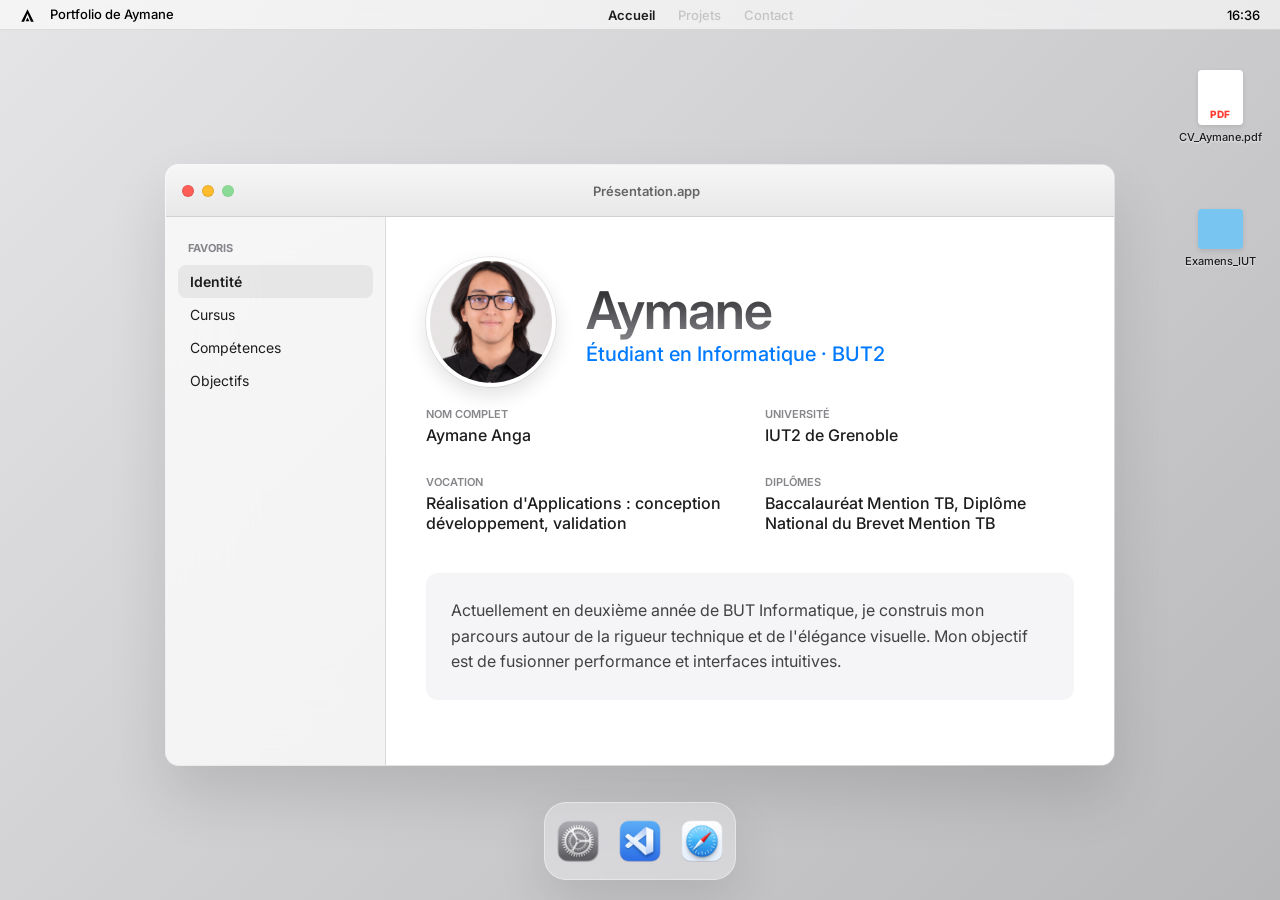
<file: index.html>
<!DOCTYPE html>
<html lang="fr">
<head>
    <meta charset="UTF-8">
    <meta name="viewport" content="width=device-width, initial-scale=1.0">
    <title>Portfolio | Accueil</title>
    <link rel="stylesheet" href="style.css">
</head>
<body>
    
<div class="os-background" id="ambient-bg">
        <div class="metallic-reflection"></div>
        <div class="glass-overlay"></div>
    </div>

    

    <div class="desktop-icons">
        <div class="desktop-item desktop-pdf-item" id="cvDesktopFile"
             role="button" tabindex="0" aria-label="Ouvrir CV_Aymane.pdf">
            <div class="file-icon pdf"></div>
            <span>CV_Aymane.pdf</span>
        </div>
        <div class="desktop-item">
            <div class="file-icon folder"></div>
            <span>Examens_IUT</span>
        </div>
    </div>

    <header class="system-header">
<div class="sys-left">
            <svg class="logo-a" viewBox="0 0 24 24" xmlns="http://www.w3.org/2000/svg">
                <path d="M12 2L2 22h4.5L12 9l5.5 13H22L12 2z" fill="#000000"/>
                <polygon points="12,15 9,21 15,21" fill="#00000"/>
            </svg>
            <span class="app-name">Portfolio de Aymane</span>
        </div>
        <nav class="sys-nav">
            <a href="index.html" class="nav-item active">Accueil</a>
            <a href="projets.html" class="nav-item disabled">Projets</a>
            <a href="contact.html" class="nav-item disabled">Contact</a>
        </nav>
        <div class="sys-right">
            <span id="clock">00:00</span>
        </div>
    </header>

    <main class="desktop-stage">
        <div class="window-container" id="draggableWindow">
            <div class="window-border-outer">
                <div class="window-inner glass">
                    <div class="title-bar" id="windowHeader">
                        <div class="traffic-lights">
                            <span class="light red"></span>
                            <span class="light yellow"></span>
                            <span class="light green" style="pointer-events: none; opacity: 0.5; cursor: not-allowed;"></span>
                        </div>
                        <div class="window-title">Présentation.app</div>
                    </div>

                    <div class="app-viewport">
                        <aside class="sidebar">
                            <div class="sidebar-section">Favoris</div>
                            <ul class="sidebar-nav">
                                <li class="nav-tab active" data-target="content-identite">Identité</li>
                                <li class="nav-tab" data-target="content-cursus">Cursus</li>
                                <li class="nav-tab" data-target="content-competences">Compétences</li>
                                <li class="nav-tab" data-target="content-objectifs">Objectifs</li>
                            </ul>
                        </aside>

                        <section class="main-content">
                            <div id="content-identite" class="tab-content active">
                                <div class="hero">
                                    <img src="imageportfolio.png" alt="Portrait de Aymane" class="avatar-glow">
                                    <div class="text-group">
                                        <h1 class="platinum-text">Aymane</h1>
                                        <p class="tagline">Étudiant en Informatique · BUT2</p>
                                    </div>
                                </div>

                                <div class="details-grid">
                                    <div class="card-item">
                                        <label>Nom Complet</label>
                                        <p>Aymane Anga</p>
                                    </div>
                                    <div class="card-item">
                                        <label>Université</label>
                                        <p>IUT2 de Grenoble</p>
                                    </div>
                                    <div class="card-item">
                                        <label>Vocation</label>
                                        <p>Réalisation d'Applications : conception développement, validation</p>
                                    </div>
                                    <div class="card-item">
                                        <label>Diplômes</label>
                                        <p>Baccalauréat Mention TB, Diplôme National du Brevet Mention TB</p>
                
                                    </div>
                                </div>

                                <div class="bio-box">
                                    <p>Actuellement en deuxième année de BUT Informatique, je construis mon parcours autour de la rigueur technique et de l'élégance visuelle. Mon objectif est de fusionner performance et interfaces intuitives.</p>
                                </div>
                            </div>

                            <div id="content-cursus" class="tab-content">
                                <h2 class="section-title">Parcours Académique</h2>
                                <div class="timeline-container">
                                    <div class="timeline-line"></div>
                                    
                                    <div class="timeline-item">
                                        <div class="timeline-dot-outer">
                                            <div class="timeline-dot"></div>
                                        </div>
                                        <div class="timeline-card">
                                            <span class="timeline-date">2025 - Présent</span>
                                            <h3>BUT Informatique</h3>
                                            <h4>IUT2 de Grenoble - Université Grenoble Alpes</h4>
                                            <p>Spécialisation axée sur la réalisation d'applications performantes. Approfondissement de l'architecture logicielle, de la programmation orientée objet avancée et de la gestion agile de données complexes.</p>
                                            <span class="location-badge">Grenoble, France</span>
                                        </div>
                                    </div>

                                    <div class="timeline-item">
                                        <div class="timeline-dot-outer">
                                            <div class="timeline-dot"></div>
                                        </div>
                                        <div class="timeline-card">
                                            <span class="timeline-date">2024 - 2025</span>
                                            <h3>Études en Informatique / Sciences</h3>
                                            <h4>EPFL - École Polytechnique Fédérale de Lausanne</h4>
                                            <p>Expérience exigeante au sein d'un pôle d'ingénierie Informatique. Développement d'une forte rigueur mathématique, d'une capacité d'abstraction logique poussée et d'une autonomie solide face aux défis informatiques complexes.</p>
                                            <span class="location-badge">Lausanne, Suisse</span>
                                        </div>
                                    </div>

                                    <div class="timeline-item">
                                        <div class="timeline-dot-outer">
                                            <div class="timeline-dot"></div>
                                        </div>
                                        <div class="timeline-card">
                                            <span class="timeline-date">2017 - 2024</span>
                                            <h3>Collège & Lycée Français</h3>
                                            <h4>Enseignement AEFE</h4>
                                            <p>Parcours d'excellence scientifique conclu par l'obtention du <strong>Baccalauréat Mention Très Bien</strong>. Émergence d'un intérêt profond pour l'algorithmique et la résolution de problèmes structurés.</p>
                                            <span class="location-badge">Casablanca, Maroc</span>
                                        </div>
                                    </div>
                                </div>
                            </div>

                            <div id="content-competences" class="tab-content">
    <h2 class="section-title">Expertises</h2>
    
    <div class="skills-bento-grid">
        <div class="bento-card tech-card">
            <div class="bento-header">
                <div class="bento-title-group">
                    <h3>Architecture et Développement</h3>
                    <span class="bento-subtitle">Écosystèmes applicatifs et langages maîtrisés</span>
                </div>
            </div>
            <div class="skills-pills-container">
                <div class="skill-pill">Java</div>
                <div class="skill-pill">JavaScript</div>
                <div class="skill-pill">SQL</div>
                <div class="skill-pill">R</div>
                <div class="skill-pill">Python</div>
                <div class="skill-pill">HTML5</div>
                <div class="skill-pill">CSS3</div>
            </div>
        </div>

        <div class="bento-card languages-card">
            <div class="bento-header">
                <div class="bento-title-group">
                    <h3>Langues</h3>
                    <span class="bento-subtitle">Profil et aptitudes linguistiques</span>
                </div>
            </div>
            <div class="languages-modern-list">
                <div class="lang-premium-item">
                    <span class="lang-name">Français</span>
                    <span class="lang-premium-badge native">Langue maternelle</span>
                </div>
                <div class="lang-premium-item">
                    <span class="lang-name">Anglais</span>
                    <span class="lang-premium-badge fluent">Courant (Professionnel)</span>
                </div>
                <div class="lang-premium-item">
                    <span class="lang-name">Espagnol</span>
                    <span class="lang-premium-badge academic">Courant (Académique)</span>
                </div>
            </div>
        </div>

        <div class="bento-card sciences-card">
            <div class="bento-header">
                <div class="bento-title-group">
                    <h3>Sciences & Fondations</h3>
                    <span class="bento-subtitle">Rigueur analytique et logique</span>
                </div>
            </div>
            <div class="sciences-modern-stack">
                <div class="science-premium-row">
                    <div class="science-glyph">ƒ(x)</div>
                    <div class="science-text-details">
                        <h4>Mathématiques</h4>
                        <p>Algèbre linéaire, Analyse, Algorithmique discrète</p>
                    </div>
                </div>
                <div class="science-premium-row">
                    <div class="science-glyph">⚛</div>
                    <div class="science-text-details">
                        <h4>Physique & Matériaux</h4>
                        <p>Mécanique générale, Électronique, Logique des systèmes</p>
                    </div>
                </div>
            </div>
        </div>
    </div>
</div>
                            
                            <div id="content-objectifs" class="tab-content">
                                <h2 class="section-title">Ambitions et Ligne de Mire</h2>
                                
                                <div class="target-dashboard">
                                    <div class="target-container-left">
                                        <div class="radar-lens">
                                            <div class="radar-ring ring-outer" data-aim="step-but1">
                                                <span class="ring-label">2026</span>
                                            </div>
                                            <div class="radar-ring ring-middle" data-aim="step-but2">
                                                <span class="ring-label">2027</span>
                                            </div>
                                            <div class="radar-ring ring-bullseye" data-aim="step-but3">
                                                <div class="core-dot"></div>
                                                <span class="ring-label">2028</span>
                                            </div>
                                            <div class="radar-axis axis-x"></div>
                                            <div class="radar-axis axis-y"></div>
                                        </div>
                                    </div>

                                    <div class="target-panel-right">
                                        
                                        <div class="tactical-card focus-blue active-focus" id="step-but1">
                                            <div class="card-header-target">
                                                <span class="step-meta">Impact Immédiat - Mai-Juin 2026</span>
                                                <h3>Clôture du BUT1</h3>
                                                <span class="status-pill status-done">Quasi accompli</span>
                                            </div>
                                            <p class="step-pitch">Valider cette première année universitaire au sein du département Informatique avec un dossier académique d'excellence.</p>
                                            <ul class="step-metrics">
                                                <li class="checked">Assimilation des fondamentaux (Algorithmique, SQL, Java, Web)</li>
                                                <li class="checked">Consolidation des moyennes sur les derniers livrables du S2</li>
                                            </ul>
                                        </div>

                                        <div class="tactical-card focus-purple" id="step-but2">
                                            <div class="card-header-target">
                                                <span class="step-meta">Étape Suivante - Rentrée 2026</span>
                                                <h3>BUT2 : Spécialisation Parcours A</h3>
                                                <span class="status-pill status-next">Prochain Focus</span>
                                            </div>
                                            <p class="step-pitch">Plongée au cœur de l'ingénierie applicative et concrétisation professionnelle via le choix de spécialisation obligatoire.</p>
                                            <ul class="step-metrics">
                                                <li class="aim"><strong>Parcours A sélectionné :</strong> Réalisation d'Applications : conception, développement, validation</li>
                                                <li class="aim">Exceller dans la conception de patrons logiciels (Design Patterns)</li>
                                                <li class="aim">Décrocher un stage technique à fort impact applicatif</li>
                                            </ul>
                                        </div>

                                        <div class="tactical-card focus-orange" id="step-but3">
                                            <div class="card-header-target">
                                                <span class="step-meta">Plein Cœur de Cible - Vision d'Avenir</span>
                                                <h3>Orientation Stratégique</h3>
                                                <span class="status-pill status-vision">Horizon</span>
                                            </div>
                                            <p class="step-pitch">Maximiser le niveau de sortie d'études pour intégrer la sphère de l'ingénierie informatique via deux trajectoires d'excellence :</p>
                                            <div class="split-pathways">
                                                <div class="path-option">
                                                    <h4>Voie BUT 3</h4>
                                                    <p>Poursuite du diplôme adossée à une alternance en entreprise.</p>
                                                </div>
                                                <div class="path-divider">ou</div>
                                                <div class="path-option elite">
                                                    <h4>Voie Grande École</h4>
                                                    <p>Passerelle sur dossier ou concours pour intégrer un cycle d'Ingénieur.</p>
                                                </div>
                                            </div>
                                        </div>

                                    </div>
                                </div>
                            </div>
                        </section>
                    </div>
                </div>
            </div>
        </div>

        <div class="window-container" id="settingsWindow" style="display: none; top: 140px; left: 240px; width: 580px;">
            <div class="window-border-outer">
                <div class="window-inner glass">
                    <div class="title-bar" id="settingsWindowHeader">
                        <div class="traffic-lights">
                            <span class="light red"></span>
                            <span class="light yellow"></span>
                            <span class="light green" style="pointer-events: none; opacity: 0.5; cursor: not-allowed;"></span>
                        </div>
                        <div class="window-title">Paramètres.app</div>
                    </div>

                    <div class="app-viewport">
                        <section class="main-content settings-full-view">
                            <div id="settings-appearance" class="tab-content active" style="opacity: 1;">
                                <h2 class="section-title">Arrière-plan de l'OS</h2>
                                <p class="section-subtitle">Personnalisez la nuance chromatique de votre environnement de bureau en temps réel :</p>
                                
                                <div class="color-picker-deck">
    <div class="color-option-item" data-theme="default">
        <div class="color-preview active"></div>
        <span class="color-label label-active">Gris Titane</span>
    </div>
    <div class="color-option-item" data-theme="red">
        <div class="color-preview"></div>
        <span class="color-label">Rouge Aurore</span>
    </div>
    <div class="color-option-item" data-theme="orange">
        <div class="color-preview"></div>
        <span class="color-label">Orange Ambre</span>
    </div>
    <div class="color-option-item" data-theme="green">
        <div class="color-preview"></div>
        <span class="color-label">Vert Jade</span>
    </div>
    <div class="color-option-item" data-theme="blue">
        <div class="color-preview"></div>
        <span class="color-label">Bleu Givre</span>
    </div>
    <div class="setting-toggle-row" style="margin-top: 15px; display: flex; justify-content: space-between; align-items: center; background: rgba(0, 0, 0, 0.02); border: 1px solid rgba(0, 0, 0, 0.03); padding: 16px 20px; border-radius: 14px;">
    <div>
        <span style="font-size: 13px; font-weight: 600; color: var(--text-main); display: block;">Fond à texture liquide (en bêta)</span>
        <span style="font-size: 11px; color: var(--text-muted);">Activer les reflets lumineux et les ondulations fluides</span>
    </div>
    <label class="switch">
        <input type="checkbox" id="toggle-liquid">
        <span class="slider round"></span>
    </label>
</div>
</div>
                            </div>
                        </section>
                    </div>
                </div>
            </div>
        </div>
        <div class="window-container" id="codeWindow" style="display: none; top: 90px; left: 180px; width: 1040px;">
            <div class="window-border-outer">
                <div class="window-inner glass">
                    <div class="title-bar" id="codeWindowHeader">
                        <div class="traffic-lights">
                            <span class="light red"></span>
                            <span class="light yellow"></span>
                            <span class="light green" style="pointer-events: none; opacity: 0.5; cursor: not-allowed;"></span>
                        </div>
                        <div class="window-title">Code.app</div>
                    </div>

                    <div class="code-app-viewport">
                        <aside class="code-sidebar">
                            <div class="code-project-title">
                                <span class="code-project-dot"></span>
                                <span>PORTFOLIO</span>
                            </div>

                            <div class="code-sidebar-label">EXPLORATEUR</div>

                            <button class="code-file active" data-file="index.html">
                                <span class="code-file-icon html">&lt;/&gt;</span>
                                <span>index.html</span>
                            </button>
                            <button class="code-file" data-file="script.js">
                                <span class="code-file-icon js">JS</span>
                                <span>script.js</span>
                            </button>
                            <button class="code-file" data-file="style.css">
                                <span class="code-file-icon css">#</span>
                                <span>style.css</span>
                            </button>
                        </aside>

                        <section class="code-editor-shell">
                            <div class="code-tabbar">
                                <div class="code-open-tab active">
                                    <span class="code-file-icon html">&lt;/&gt;</span>
                                    <span id="code-tab-title">index.html</span>
                                    <span class="code-tab-close">×</span>
                                </div>
                                <div class="code-editor-actions">
                                    <span class="code-status-dot"></span>
                                    <span>Prêt</span>
                                    <button id="code-run-btn" class="code-run-btn">▶ Exécuter</button>
                                </div>
                            </div>

                            <div class="code-workspace">
                                <div class="code-editor-panel">
                                    <div class="code-breadcrumb">portfolio &nbsp;›&nbsp; <strong id="code-breadcrumb-name">index.html</strong></div>
                                    <div class="code-editor">
                                        <div class="code-line-numbers" id="code-line-numbers"></div>
                                        <textarea id="code-textarea" spellcheck="false" autocapitalize="off" autocomplete="off"></textarea>
                                    </div>
                                </div>

                                <div class="code-preview-panel">
                                    <div class="code-preview-header">
                                        <span>APERÇU</span>
                                        <span id="code-preview-status">index.html</span>
                                    </div>
                                    <iframe id="code-preview" title="Aperçu du code"></iframe>
                                    <div class="code-console">
                                        <div class="code-console-title">
                                            <span>CONSOLE</span>
                                            <button id="code-clear-console">Effacer</button>
                                        </div>
                                        <pre id="code-console-output">Prêt à exécuter.</pre>
                                    </div>
                                </div>
                            </div>
                        </section>
                    </div>
                </div>
            </div>
        </div>

        <div class="window-container pdf-viewer-window" id="pdfViewerWindow"
             style="display: none; top: 60px; left: 120px; width: 798px;">
            <div class="window-border-outer">
                <div class="window-inner glass">
                    <div class="title-bar pdf-title-bar" id="pdfViewerWindowHeader">
                        <div class="traffic-lights">
                            <span class="light red" id="pdfRedBtn" title="Fermer"></span>
                            <span class="light yellow" id="pdfYellowBtn" title="Masquer"></span>
                            <span class="light green"
                                  style="pointer-events: none; opacity: 0.5; cursor: not-allowed;"></span>
                        </div>
                        <div class="window-title">CV_Aymane.pdf</div>
                    </div>

                    <div class="pdf-toolbar">
                        <div class="pdf-document-meta">
                            <div class="pdf-mini-icon">PDF</div>
                            <div>
                                <strong>CV_Aymane.pdf</strong>
                                <span>Lecture du document local</span>
                            </div>
                        </div>

                        <div class="pdf-toolbar-actions" aria-label="Outils du lecteur PDF">
                            <button type="button" class="pdf-tool" id="pdfOpenNativeBtn" title="Ouvrir le fichier PDF directement" aria-label="Ouvrir le PDF">↗</button>
                        </div>
                    </div>

                    <div class="pdf-document-stage" id="pdfDocumentStage">
                        <div class="pdf-native-shell" id="pdfNativeShell">
                            <iframe
                                id="pdfNativeFrame"
                                title="Aperçu du CV Aymane"
                                src="CV_ANGA_AYMANE.pdf#view=FitH&zoom=page-width&toolbar=0&navpanes=0"
                                loading="eager"
                                allow="fullscreen">
                            </iframe>
                        </div>
                        <div class="pdf-viewer-message" id="pdfViewerMessage" style="display:none;">
                            <strong id="pdfViewerMessageTitle">Chargement…</strong>
                            <span id="pdfViewerMessageText"></span>
                        </div>
                    </div>

                    <div class="pdf-status-bar">
                        <span id="pdfStatusText">Document prêt</span>
                        <span id="pdfStatusFile">Fichier local · CV_ANGA_AYMANE.pdf</span>
                    </div>
                </div>
            </div>
        </div>

    </main>

<footer class="dock-wrapper">
    <div class="dock-blur">
        <div class="dock-container">
            <div class="dock-app" data-title="Paramètres">
                <img src="Settings.png" alt="Paramètres" class="dock-icon-img">
            </div>
            <div class="dock-app" data-title="Code" id="codeDockApp">
                <img src="VSCode.png" alt="Code" class="dock-icon-img">
            </div>
            <div class="dock-app" data-title="Navigateur">
                <img src="Safari.png" alt="Navigateur" class="dock-icon-img">
            </div>
        </div>
    </div>
</footer>

    <script src="script.js"></script>
<svg xmlns="http://www.w3.org/2000/svg" style="display: none;">
    <defs>
        <filter id="liquid-wave" x="-30%" y="-30%" width="160%" height="160%">
            <feTurbulence type="fractalNoise" baseFrequency="0.008" numOctaves="2" result="noise" />
            <feDisplacementMap in="SourceGraphic" in2="noise" scale="0" xChannelSelector="R" yChannelSelector="G" id="wave-displacement" />
        </filter>
    </defs>
</svg>
</body>
</html>
</file>
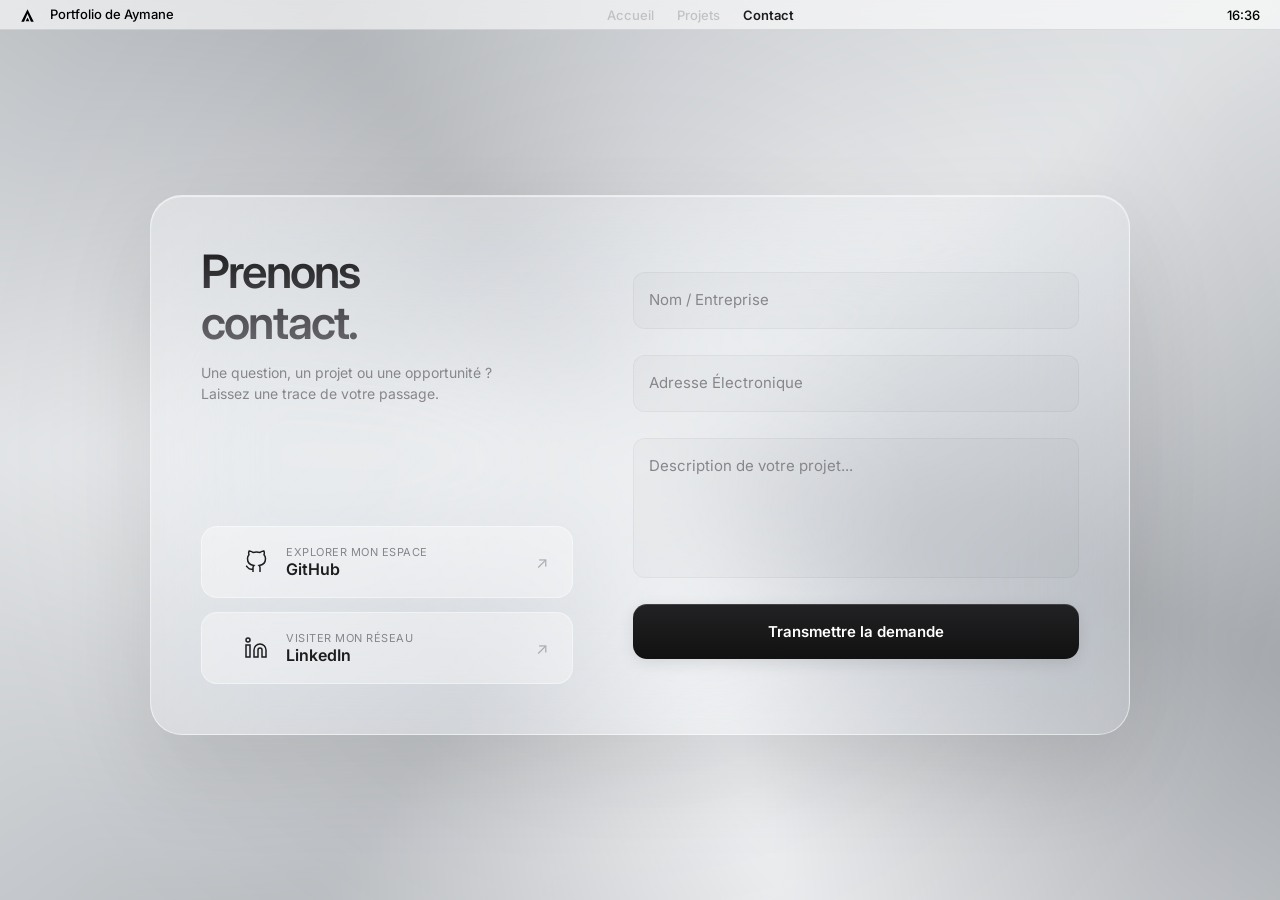
<file: contact.html>
<!DOCTYPE html>
<html lang="fr">
<head>
    <meta charset="UTF-8">
    <meta name="viewport" content="width=device-width, initial-scale=1.0">
    <title>Portfolio | Contact</title>
    <link rel="stylesheet" href="stylecontact.css">
</head>
<body>
    
<div class="os-background" id="ambient-bg">
        <div class="metallic-reflection"></div>
        <div class="glass-overlay"></div>
    </div>



    <header class="system-header">
<div class="sys-left">
            <svg class="logo-a" viewBox="0 0 24 24" xmlns="http://www.w3.org/2000/svg">
                <path d="M12 2L2 22h4.5L12 9l5.5 13H22L12 2z" fill="#000000"/>
                <polygon points="12,15 9,21 15,21" fill="#00000"/>
            </svg>
            <span class="app-name">Portfolio de Aymane</span>
        </div>
        <nav class="sys-nav">
            <a href="index.html" class="nav-item disabled">Accueil</a>
            <a href="projets.html" class="nav-item disabled">Projets</a>
            <a href="contact.html" class="nav-item active">Contact</a>
        </nav>
        <div class="sys-right">
            <span id="clock">00:00</span>
        </div>
    </header>

    <main class="portfolio-monolith-container">
        
        <div class="contact-monolith" id="contactMonolith">
            <div class="crystal-surface-glow"></div>
            
            <section class="monolith-branding">
                <div class="branding-text">
                    <h1 class="monolith-title">Prenons<br>contact.</h1>
                    <p class="monolith-subtitle">Une question, un projet ou une opportunité ? Laissez une trace de votre passage.</p>
                </div>

                <div class="monolith-networks">
                    <a href="https://github.com/AngaPro" target="_blank" class="network-card-massive">
                        <div class="network-card-shine"></div>
                        <svg class="network-icon" viewBox="0 0 24 24" fill="none" stroke="currentColor" stroke-width="1.5">
                            <path d="M9 19c-5 1.5-5-2.5-7-3m14 6v-3.87a3.37 3.37 0 0 0-.94-2.61c3.14-.35 6.44-1.54 6.44-7A5.44 5.44 0 0 0 20 4.77 5.07 5.07 0 0 0 19.91 1S18.73.65 16 2.48a13.38 13.38 0 0 0-7 0C6.27.65 5.09 1 5.09 1A5.07 5.07 0 0 0 5 4.77a5.44 5.44 0 0 0-1.5 3.78c0 5.42 3.3 6.61 6.44 7A3.37 3.37 0 0 0 9 18.13V22"></path>
                        </svg>
                        <div class="network-meta">
                            <span class="network-label">Explorer mon espace</span>
                            <span class="network-name">GitHub</span>
                        </div>
                        <span class="network-arrow">↗</span>
                    </a>

                    <a href="#" target="_blank" class="network-card-massive">
                        <div class="network-card-shine"></div>
                        <svg class="network-icon" viewBox="0 0 24 24" fill="none" stroke="currentColor" stroke-width="1.5">
                            <path d="M16 8a6 6 0 0 1 6 6v7h-4v-7a2 2 0 0 0-2-2 2 2 0 0 0-2 2v7h-4v-7a6 6 0 0 1 6-6z"></path>
                            <rect x="2" y="9" width="4" height="12"></rect>
                            <circle cx="4" cy="4" r="2"></circle>
                        </svg>
                        <div class="network-meta">
                            <span class="network-label">Visiter mon réseau</span>
                            <span class="network-name">LinkedIn</span>
                        </div>
                        <span class="network-arrow">↗</span>
                    </a>
                </div>
            </section>

            <section class="monolith-action">
                <form action="#" method="POST" class="monolith-form">
                    <div class="monolith-input-group">
                        <input type="text" id="name" required placeholder=" " autocomplete="off">
                        <label for="name">Nom / Entreprise</label>
                        <div class="monolith-line"></div>
                    </div>

                    <div class="monolith-input-group">
                        <input type="email" id="email" required placeholder=" " autocomplete="off">
                        <label for="email">Adresse Électronique</label>
                        <div class="monolith-line"></div>
                    </div>

                    <div class="monolith-input-group">
                        <textarea id="message" required placeholder=" "></textarea>
                        <label for="message">Description de votre projet...</label>
                        <div class="monolith-line"></div>
                    </div>

                    <button type="submit" class="monolith-submit-btn">
                        <span>Transmettre la demande</span>
                        <div class="btn-fluid-reflection"></div>
                    </button>
                </form>
            </section>

        </div>
    </main>

    <script src="scriptcontact.js"></script>
    <svg xmlns="http://www.w3.org/2000/svg" style="display: none;">
    <defs>
        <filter id="liquid-wave" x="-30%" y="-30%" width="160%" height="160%">
            <feTurbulence type="fractalNoise" baseFrequency="0.008" numOctaves="2" result="noise" />
            <feDisplacementMap in="SourceGraphic" in2="noise" scale="0" xChannelSelector="R" yChannelSelector="G" id="wave-displacement" />
        </filter>
    </defs>
</svg>

</body>
</html>
</file>
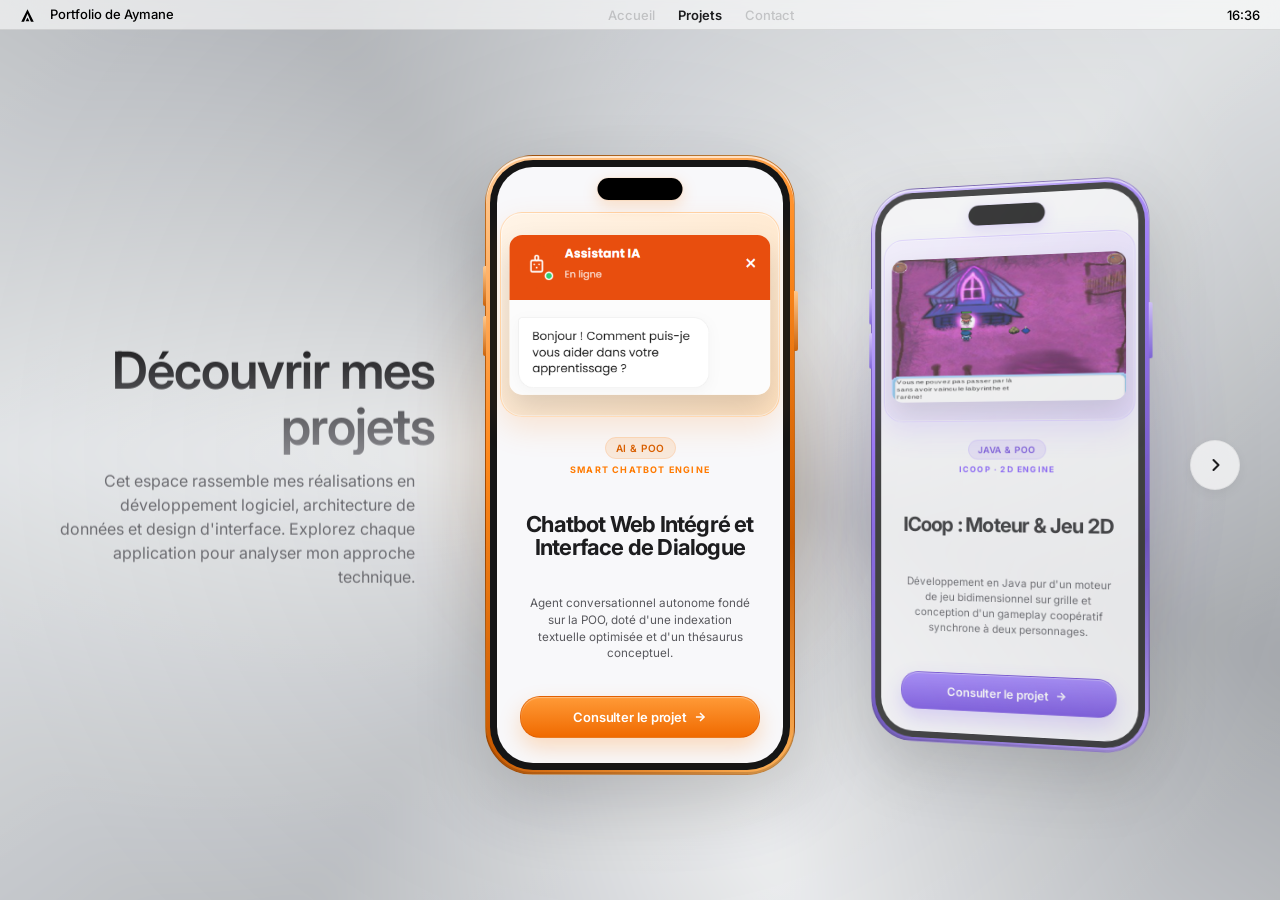
<file: projets.html>
<!DOCTYPE html>
<html lang="fr">
<head>
    <meta charset="UTF-8">
    <meta name="viewport" content="width=device-width, initial-scale=1.0">
    <title>Portfolio | Projets</title>
    <link rel="stylesheet" href="styleprojets.css">
</head>
<body>

<div class="os-background" id="ambient-bg">
        <div class="metallic-reflection"></div>
        <div class="glass-overlay"></div>
    </div>




    <header class="system-header">
<div class="sys-left">
            <svg class="logo-a" viewBox="0 0 24 24" xmlns="http://www.w3.org/2000/svg">
                <path d="M12 2L2 22h4.5L12 9l5.5 13H22L12 2z" fill="#000000"/>
                <polygon points="12,15 9,21 15,21" fill="#00000"/>
            </svg>
            <span class="app-name">Portfolio de Aymane</span>
        </div>
        <nav class="sys-nav">
            <a href="index.html" class="nav-item disabled">Accueil</a>
            <a href="projets.html" class="nav-item active">Projets</a>
            <a href="contact.html" class="nav-item disabled">Contact</a>
        </nav>
        <div class="sys-right">
            <span id="clock">00:00</span>
        </div>
    </header>

<main class="spatial-container">
    
        <button class="nav-arrow arrow-left" id="deck-prev" aria-label="Projet précédent">
            <svg viewBox="0 0 24 24" fill="none" stroke="currentColor" stroke-width="2.5" stroke-linecap="round" stroke-linejoin="round">
                <polyline points="15 18 9 12 15 6"></polyline>
            </svg>
        </button>
        
        <button class="nav-arrow arrow-right" id="deck-next" aria-label="Projet suivant">
            <svg viewBox="0 0 24 24" fill="none" stroke="currentColor" stroke-width="2.5" stroke-linecap="round" stroke-linejoin="round">
                <polyline points="9 18 15 12 9 6"></polyline>
            </svg>
        </button>

        <div class="spatial-deck" id="main-deck">
            
            <div class="deck-slot active" data-index="0">
                <div class="project-intro left-intro">
        <h3>Découvrir mes projets</h3>
        <p>Cet espace rassemble mes réalisations en développement logiciel, architecture de données et design d'interface. Explorez chaque application pour analyser mon approche technique.</p>
    </div>
                <article class="project-card tilt-card project-theme-orange">
                    <div class="iphone-btn vol-up"></div>
                    <div class="iphone-btn vol-down"></div>
                    <div class="iphone-btn power"></div>
                    
                    <div class="card-inner">
                        <div class="card-shine"></div>
                        <div class="dynamic-island"></div>
                        
                        <div class="project-image-wrapper layer" style="--depth: 25px;">
                            <img src="capturechatbot2.png" alt="Smart ChatBot Engine" class="project-image">
                        </div>
                        
                        <div class="project-info-wrapper layer" style="--depth: 15px;">
                            <div class="project-meta">
                                <span class="app-badge">AI & POO</span>
                                <span class="project-kicker">Smart ChatBot Engine</span>
                            </div>
                            <h2>Chatbot Web Intégré et Interface de Dialogue</h2>
                            <p class="project-desc">
                                Agent conversationnel autonome fondé sur la POO, doté d'une indexation textuelle optimisée et d'un thésaurus conceptuel.
                            </p>
                            <a href="#" class="project-link">
                                <span>Consulter le projet</span>
                                <svg viewBox="0 0 24 24" fill="none" stroke="currentColor" stroke-width="2.5"><line x1="5" y1="12" x2="19" y2="12"></line><polyline points="12 5 19 12 12 19"></polyline></svg>
                            </a>
                        </div>

                        <div class="project-details-app">
                            <div class="details-header">
                                <button class="details-back-btn">
                                    <svg viewBox="0 0 24 24" fill="none" stroke="currentColor" stroke-width="2.5"><polyline points="15 18 9 12 15 6"></polyline></svg>
                                    <span>Retour</span>
                                </button>
                                <span class="details-header-title">Détails</span>
                            </div>
                            <div class="details-scroll-content">
                                <h1 class="details-title">Chatbot Web Intégré et Interface de Dialogue</h1>
                                <p class="details-full-desc">Agent conversationnel autonome fondé sur la programmation orientée objet, conçu pour l'indexation textuelle et l'exploration de graphes sémantiques.</p>
                                
                                <div class="details-section">
                                    <h3>Objectifs</h3>
                                    <p>Concevoir une architecture logicielle modulaire et robuste capable de traiter le langage naturel, d'associer des requêtes utilisateurs à un thésaurus conceptuel et de générer des réponses contextualisées de manière autonome.</p>
                                </div>

                                <div class="details-section">
                                    <h3>Compétences</h3>
                                    <div class="details-tags">
                                        <span class="detail-tag">Java</span>
                                        <span class="detail-tag">HTML</span>
                                        <span class="detail-tag">CSS</span>
                                        <span class="detail-tag">UML</span>
                                    </div>
                                </div>

                                <div class="details-section">
                                    <h3>Travail en groupe</h3>
                                    <p>Développement collaboratif de la structure globale de l'application. Planification des diagrammes de classes UML et gestion du versioning via Git pour harmoniser l'intégration du moteur et de l'interface.</p>
                                </div>

                                <div class="details-section">
                                    <h3>Travail individuel</h3>
                                    <p>Conception et optimisation de l'algorithme d'indexation textuelle inversée. Implémentation du système de recherche multicritère et création de la structure de données du dictionnaire de concepts.</p>
                                </div>

                                <div class="details-section">
                                    <h3>Techniques & Savoir-faire</h3>
                                    <p>Maîtrise des principes de la POO (encapsulation, polymorphisme, héritage), manipulation de structures de données complexes, et création d'interfaces utilisateur graphiques fluides en HTML et en CSS.</p>
                                </div>
                            </div>
                        </div>

                    </div>
                </article>
            </div>

            <div class="deck-slot right" data-index="1">
                <article class="project-card tilt-card project-theme-purple">
                    <div class="iphone-btn vol-up"></div>
                    <div class="iphone-btn vol-down"></div>
                    <div class="iphone-btn power"></div>
                    
                    <div class="card-inner">
                        <div class="card-shine"></div>
                        <div class="dynamic-island"></div>
                        
                        <div class="project-image-wrapper layer" style="--depth: 25px;">
                            <img src="CaptureIcoop3.png" alt="Analyse de Données & SGBD" class="project-image">
                        </div>
                        
                        <div class="project-info-wrapper layer" style="--depth: 15px;">
                            <div class="project-meta">
                                <span class="app-badge">Java & POO</span>
                                <span class="project-kicker">ICoop · 2D Engine</span>
                            </div>
                            <h2>ICoop : Moteur & Jeu 2D</h2>
                            <p class="project-desc">
                                Développement en Java pur d'un moteur de jeu bidimensionnel sur grille et conception d'un gameplay coopératif synchrone à deux personnages.
                            </p>
                            <a href="#" class="project-link">
                                <span>Consulter le projet</span>
                                <svg viewBox="0 0 24 24" fill="none" stroke="currentColor" stroke-width="2.5"><line x1="5" y1="12" x2="19" y2="12"></line><polyline points="12 5 19 12 12 19"></polyline></svg>
                            </a>
                        </div>

                        <div class="project-details-app">
                            <div class="details-header">
                                <button class="details-back-btn">
                                    <svg viewBox="0 0 24 24" fill="none" stroke="currentColor" stroke-width="2.5"><polyline points="15 18 9 12 15 6"></polyline></svg>
                                    <span>Retour</span>
                                </button>
                                <span class="details-header-title">Détails</span>
                            </div>
                            <div class="details-scroll-content">
                                <h1 class="details-title">ICoop — Moteur de Jeu 2D</h1>
                                <p class="details-full-desc">Architecture logicielle ad-hoc et développement d'une variante de jeu de rôle tactique sur grille, axée sur la synergie de deux héros complémentaires.</p>
                                
                                <div class="details-section">
                                    <h3>Objectifs</h3>
                                    <p>Créer un moteur de jeu bidimensionnel robuste et implémenter une déclinaison inspirée des mécaniques coopératives de type <i>Fireboy & Watergirl</i>. L'enjeu principal consistait à structurer une application modulaire à travers quatre jalons évolutifs majeurs, forçant les deux protagonistes à collaborer pour débloquer des zones, interagir avec l'environnement et atteindre la sortie.</p>
                                </div>

                                <div class="details-section">
                                    <h3>Compétences</h3>
                                    <div class="details-tags">
                    <span class="detail-tag">Java Pur</span>
                    <span class="detail-tag">POO Avancée</span>
                    <span class="detail-tag">Conception Logicielle</span>
                    <span class="detail-tag">Architecture 2D</span>
                                    </div>
                                </div>

                                <div class="details-section">
                                    <h3>Travail en groupe</h3>
                                    <p>Projet mené en binôme. Collaboration étroite sur la définition de la logique de coopération, la conception des énigmes du niveau, la synchronisation des actions des deux héros et la validation rigoureuse des quatre étapes fondamentales du cahier des charges.</p>
                                </div>

                                <div class="details-section">
                                    <h3>Travail individuel</h3>
                                    <p>Modélisation et implémentation du cycle d'interaction sur la matrice (gestion fine des collisions, états des tuiles, déclencheurs). Optimisation des niveaux d'abstraction logicielle pour rendre le moteur de jeu flexible, permettant d'ajouter facilement de nouvelles variantes ou entités dynamiques.</p>
                                </div>

                                <div class="details-section">
                                    <h3>Techniques & Savoir-faire</h3>
                                    <p>Mise en pratique rigoureuse des concepts cardinaux de la programmation orientée objet (polymorphisme, héritage et encapsulation). Conception d'un code hautement extensible et évolutif, garantissant l'adaptation fluide du programme à divers contextes ludiques et graphiques.</p>
                                </div>
                            </div>
                        </div>

                    </div>
                </article>
            </div>

            <div class="deck-slot far-right" data-index="2">
    <div class="project-intro right-intro">
        <h3>Vers de nouveaux défis</h3>
        <p>De la théorie algorithmique à la conception d'expériences web interactives, je cherche continuellement à perfectionner mon savoir-faire.</p>
    </div>
    <!-- Ajout de la classe 'project-waiting' pour le ciblage CSS -->
    <article class="project-card tilt-card project-waiting">
        <div class="iphone-btn vol-up"></div>
        <div class="iphone-btn vol-down"></div>
        <div class="iphone-btn power"></div>
        
        <div class="card-inner">
            <div class="card-shine"></div>
            <div class="dynamic-island"></div>
            
     
<div class="project-image-wrapper layer" style="--depth: 25px; display: flex; justify-content: center; align-items: center; height: 160px; background: transparent; margin-top: 38px;">
                <svg viewBox="0 0 24 24" fill="none" stroke="#8e8e93" stroke-width="1.5" style="width: 32px; height: 32px; opacity: 0.5;">
                    <rect x="3" y="11" width="18" height="11" rx="2" ry="2"></rect>
                    <path d="M7 11V7a5 5 0 0 1 10 0v4"></path>
                </svg>
            </div>
            
            <div class="project-info-wrapper layer" style="--depth: 15px;">
                <div class="project-meta">
 
                    <span class="app-badge" style="background: rgba(142, 142, 147, 0.15); color: #8e8e93;">En attente</span>
                </div>
                <h2 style="color: #8e8e93;">Prochainement</h2>
                <p class="project-desc" style="color: #86868b;">
                    Un nouveau projet technique et passionnant est en cours de réflexion. 
                </p>
                <a href="#" class="project-link" style="background: linear-gradient(180deg, #aeaeaf 0%, #8e8e93 100%); box-shadow: none; border-color: rgba(0,0,0,0.15); pointer-events: none; cursor: not-allowed; opacity: 0.7;">
                    <span>Bientôt disponible</span>
                </a>
            </div>

            <div class="project-details-app">
                <div class="details-header">
                    <button class="details-back-btn">
                        <svg viewBox="0 0 24 24" fill="none" stroke="currentColor" stroke-width="2.5"><polyline points="15 18 9 12 15 6"></polyline></svg>
                        <span>Retour</span>
                    </button>
                    <span class="details-header-title">Détails</span>
                </div>
                <div class="details-scroll-content" style="display: flex; flex-direction: column; justify-content: center; align-items: center; text-align: center; height: 100%;">
                    <h1 class="details-title" style="color: #8e8e93; padding: 0;">Laboratoire en développement</h1>
                    <p class="details-full-desc" style="padding: 0; max-width: 80%;">Les spécifications techniques et l'architecture de cette application seront dévoilées très prochainement.</p>
                </div>
            </div>

        </div>
    </article>
</div>

        </div>
    </main>

    <script src="scriptprojets.js"></script>
    <svg xmlns="http://www.w3.org/2000/svg" style="display: none;">
    <defs>
        <filter id="liquid-wave" x="-30%" y="-30%" width="160%" height="160%">
            <feTurbulence type="fractalNoise" baseFrequency="0.008" numOctaves="2" result="noise" />
            <feDisplacementMap in="SourceGraphic" in2="noise" scale="0" xChannelSelector="R" yChannelSelector="G" id="wave-displacement" />
        </filter>
    </defs>
</svg>
</body>
</html>
</file>
<file: style.css>
@import url('https://fonts.googleapis.com/css2?family=Inter:wght@300;400;500;600&display=swap');

:root {
    --apple-gray: #f5f5f7;
    --metal-border: rgba(0, 0, 0, 0.1);
    --text-main: #1d1d1f;
    --text-muted: #86868b;
    --accent-blue: #007aff;
    --window-shadow: 0 30px 60px rgba(0,0,0,0.12);
    --window-lifted: 0 50px 100px rgba(0,0,0,0.2);
    --bg-color-1: #e5e5e7;
    --bg-color-2: #b8b8bb;
    --meta-color-1: rgba(189, 193, 198, 0.8);
    --meta-color-2: rgba(227, 230, 232, 0.8);
    --meta-color-3: rgba(157, 161, 166, 0.8);
    --meta-color-4: rgba(241, 243, 245, 0.8);
    --meta-color-5: rgba(174, 178, 183, 0.8);
}


* { 
    margin: 0; 
    padding: 0; 
    box-sizing: border-box; 
    font-family: 'Inter', sans-serif; 
    user-select: none; 
}

body, html { 
    width: 100%; 
    height: 100%; 
    overflow: hidden;
    background-color: #d1d1d6;
}



#ambient-bg.theme-red {
    --bg-color-1: #fbebeb; --bg-color-2: #f3c1c1;
    --meta-color-1: rgba(245, 195, 195, 0.8); --meta-color-2: rgba(255, 220, 220, 0.8);
    --meta-color-3: rgba(225, 165, 165, 0.8); --meta-color-4: rgba(255, 238, 238, 0.8);
    --meta-color-5: rgba(235, 180, 180, 0.8);
}

#ambient-bg.theme-orange {
    --bg-color-1: #fef0e6; --bg-color-2: #fcd3b6;
    --meta-color-1: rgba(252, 210, 180, 0.8); --meta-color-2: rgba(255, 232, 210, 0.8);
    --meta-color-3: rgba(238, 190, 155, 0.8); --meta-color-4: rgba(255, 244, 225, 0.8);
    --meta-color-5: rgba(242, 200, 170, 0.8);
}

#ambient-bg.theme-green {
    --bg-color-1: #ebf7ed; --bg-color-2: #c2e8c7;
    --meta-color-1: rgba(198, 232, 202, 0.8); --meta-color-2: rgba(222, 248, 226, 0.8);
    --meta-color-3: rgba(168, 215, 175, 0.8); --meta-color-4: rgba(238, 252, 242, 0.8);
    --meta-color-5: rgba(182, 226, 190, 0.8);
}

#ambient-bg.theme-blue {
    --bg-color-1: #eef5fc; --bg-color-2: #c6def7;
    --meta-color-1: rgba(202, 222, 245, 0.8); --meta-color-2: rgba(222, 238, 255, 0.8);
    --meta-color-3: rgba(172, 200, 235, 0.8); --meta-color-4: rgba(240, 246, 255, 0.8);
    --meta-color-5: rgba(188, 212, 242, 0.8);
}

.os-background {
    position: fixed;
    inset: 0;
    z-index: 1;
    background: linear-gradient(135deg, var(--bg-color-1) 0%, var(--bg-color-2) 100%);
    overflow: hidden;
    transition: background 0.5s cubic-bezier(0.16, 1, 0.3, 1); 
}

.metallic-reflection {
    position: absolute;
    inset: -15%;
    pointer-events: none;
    will-change: transform;
    transform: scale(1.1);
    filter: url(#liquid-wave) blur(16px);
    background: 
        radial-gradient(circle at var(--mouse-x, 50%) var(--mouse-y, 50%), rgba(255, 255, 255, 0.4) 0%, rgba(255, 255, 255, 0) 60%),
        conic-gradient(from calc(var(--angle, 0) * 1deg) at var(--mouse-x, 50%) var(--mouse-y, 50%), 
            var(--meta-color-1) 0%, var(--meta-color-2) 15%, var(--meta-color-3) 30%, 
            var(--meta-color-4) 45%, var(--meta-color-5) 60%, var(--meta-color-2) 75%, 
            var(--meta-color-3) 90%, var(--meta-color-1) 100%);
}





.metallic-reflection::before {
    content: '';
    position: absolute;
    inset: 0;
    opacity: 0.06;
    background-image: repeating-linear-gradient(45deg, rgba(0,0,0,0) 0px, rgba(0,0,0,0) 1px, rgba(255,255,255,0.2) 1px, rgba(255,255,255,0.2) 2px);
    mix-blend-mode: overlay;
}


.desktop-icons {
    position: fixed;
    top: 60px;
    right: 20px;
    display: flex;
    flex-direction: column;
    gap: 30px;
    z-index: 10;
}

.desktop-item {
    width: 80px;
    display: flex;
    flex-direction: column;
    align-items: center;
    gap: 5px;
    padding: 10px;
    border-radius: 8px;
    transition: background 0.2s;
}

.desktop-item:hover { background: rgba(255, 255, 255, 0.2); }

.file-icon {
    width: 45px;
    height: 55px;
    background: white;
    border-radius: 4px;
    box-shadow: 0 2px 5px rgba(0,0,0,0.1);
    position: relative;
}

.file-icon.pdf::after {
    content: "PDF";
    position: absolute;
    bottom: 5px; left: 0; right: 0;
    text-align: center;
    font-size: 10px; font-weight: 800; color: #ff3b30;
}

.file-icon.folder {
    background: #79c5f1;
    height: 40px;
    margin-top: 15px;
}

.desktop-item span {
    color: #1d1d1f;
    font-size: 11px;
    font-weight: 500;
    text-shadow: 0 1px 2px rgba(255,255,255,0.8);
    text-align: center;
}


.system-header {
    position:fixed;
    height: 30px;
    background: rgba(255, 255, 255, 0.6);
    top: 0; left: 0; width: 100%;
    backdrop-filter: blur(20px);
    display: flex;
    justify-content: space-between;
    align-items: center;
    padding: 0 20px;
    font-size: 13px;
    font-weight: 500;
    border-bottom: 0.5px solid rgba(0,0,0,0.1);
    z-index: 9999;
}

.logo-a {
    width: 15px;
    height: 15px;
    margin-right: 12px;
    display: inline-block;
    vertical-align: middle;
    flex-shrink: 0;
}
.nav-item { text-decoration: none; color: var(--text-main); margin: 0 10px; opacity: 0.8; }
.nav-item.active { font-weight: 600; opacity: 1; }
.nav-item.disabled { opacity: 0.2; }


.window-container {
    position: absolute;
    top: 100px; left: 150px;
    width: 950px;
    z-index: 100;
    transition: transform 0.2s cubic-bezier(0.2, 0, 0.2, 1), box-shadow 0.2s ease;
}

.window-border-outer {
    padding: 1px;
    background: linear-gradient(135deg, rgba(255,255,255,0.8), rgba(255,255,255,0.2));
    border-radius: 14px;
    box-shadow: var(--window-shadow);
}

.window-inner {
    background: rgba(255, 255, 255, 0.82);
    backdrop-filter: blur(40px);
    border-radius: 13px;
    display: flex;
    flex-direction: column;
    overflow: hidden;
    height: 600px;
}

.title-bar {
    height: 52px;
    background: linear-gradient(to bottom, #f6f6f6, #e8e8e8);
    display: flex;
    align-items: center;
    padding: 0 16px;
    border-bottom: 0.5px solid rgba(0,0,0,0.15);
}

.traffic-lights { display: flex; gap: 8px; }
.light { width: 12px; height: 12px; border-radius: 50%; border: 0.5px solid rgba(0,0,0,0.1); }
.red { background: #ff5f57; } .yellow { background: #febc2e; } .green { background: #28c840; }

.window-title { flex: 1; text-align: center; font-size: 13px; font-weight: 600; color: #666; margin-right: 40px; }


.app-viewport { display: flex; flex: 1; }

.sidebar {
    width: 220px;
    background: rgba(0,0,0,0.03);
    border-right: 0.5px solid rgba(0,0,0,0.1);
    padding: 24px 12px;
}

.sidebar-section { font-size: 11px; font-weight: 700; color: var(--text-muted); text-transform: uppercase; margin: 0 0 10px 10px; }
.sidebar-nav li {
    list-style: none;
    padding: 8px 12px;
    border-radius: 8px;
    font-size: 14px;
    display: flex;
    align-items: center;
    gap: 10px;
    color: var(--text-main);
}

.sidebar-nav li.active { background: rgba(0,0,0,0.06); font-weight: 600; }
.sidebar-nav li.locked { opacity: 0.3; }

.main-content { flex: 1; background: white; padding: 40px; overflow-y: auto; }

.hero { display: flex; align-items: center; gap: 30px; margin-bottom: 50px; }
.avatar-glow {
    width: 120px;
    height: 120px;
    border-radius: 50%;
    object-fit: cover;


    border: 4px solid #ffffff;


    box-shadow: 

        inset 0 0 0 2px rgba(0, 0, 0, 0.25), 

        0 8px 20px rgba(0, 0, 0, 0.12);

    transition: transform 0.3s ease, box-shadow 0.3s ease;
}

.platinum-text {
    font-size: 48px;
    font-weight: 600;
    letter-spacing: -1px;
    background: linear-gradient(180deg, #1d1d1f 0%, #86868b 100%);
    -webkit-background-clip: text;
    background-clip: text;
    -webkit-text-fill-color: transparent;
}

.tagline { color: var(--accent-blue); font-weight: 500; font-size: 18px; }

.details-grid { display: grid; grid-template-columns: 1fr 1fr; gap: 30px; margin-bottom: 40px; }
.card-item label { display: block; font-size: 11px; font-weight: 600; color: var(--text-muted); text-transform: uppercase; margin-bottom: 4px; }
.card-item p { font-size: 16px; font-weight: 500; color: var(--text-main); }

.bio-box {
    background: #f5f5f7;
    padding: 25px;
    border-radius: 12px;
    line-height: 1.6;
    color: #424245;
}


.dock-wrapper {
    position: fixed;
    bottom: 20px; left: 50%;
    transform: translateX(-50%);
    z-index: 10000;
}

.dock-blur {
    background: rgba(255, 255, 255, 0.3);
    backdrop-filter: blur(25px) saturate(180%);
    border: 0.5px solid rgba(255,255,255,0.4);
    padding: 8px;
    border-radius: 22px;
    box-shadow: 0 20px 50px rgba(0,0,0,0.1);
}


.dock-container {
    display: flex;
    gap: 12px;
    align-items: center;
    height: 60px;
}

.dock-app {
    position: relative; 
    width: 50px;
    height: 50px;
    display: flex;
    justify-content: center;
    align-items: center;
    transition: all 0.3s cubic-bezier(0.16, 1, 0.3, 1);
}


.dock-app::after {
    content: attr(data-title); 
    position: absolute;
    bottom: calc(100% + 12px); 
    left: 50%;
    transform: translateX(-50%) scale(0.85); 
    background: rgba(255, 255, 255, 0.8); 
    backdrop-filter: blur(12px) saturate(160%); 
    -webkit-backdrop-filter: blur(12px) saturate(160%);
    color: #1d1d1f;
    font-size: 11px;
    font-weight: 500;
    padding: 5px 10px;
    border-radius: 7px;
    border: 0.5px solid rgba(0, 0, 0, 0.12);
    box-shadow: 0 4px 12px rgba(0, 0, 0, 0.08);
    white-space: nowrap;
    opacity: 0;
    pointer-events: none;
    transition: opacity 0.2s ease, transform 0.2s cubic-bezier(0.16, 1, 0.3, 1);
    z-index: 10005;
}


.dock-app::before {
    content: '';
    position: absolute;
    bottom: calc(100% + 8px); 
    left: 50%;
    width: 8px;
    height: 8px;
    background: rgba(255, 255, 255, 0.8);
   
    border-right: 0.5px solid rgba(0, 0, 0, 0.12);
    border-bottom: 0.5px solid rgba(0, 0, 0, 0.12);
    transform: translateX(-50%) rotate(45deg) scale(0.85); 
    opacity: 0;
    pointer-events: none;
    transition: opacity 0.2s ease, transform 0.2s cubic-bezier(0.16, 1, 0.3, 1);
    z-index: 10004;
}


.dock-app:hover::after {
    opacity: 1;
    transform: translateX(-50%) scale(1);
}

.dock-app:hover::before {
    opacity: 1;
    transform: translateX(-50%) rotate(45deg) scale(1);
}

.dock-app:hover { 
    width: 70px; 
    height: 70px; 
    margin: 0 10px; 
}


.dock-icon-img {
    width: 100%;
    height: 100%;
    object-fit: contain;
    pointer-events: none; 
}

.side-icon { width: 18px; height: 18px; }



.tab-content {
    display: none;
    opacity: 0;
    transition: opacity 0.35s ease-in-out;
}

.tab-content.active {
    display: block;
    opacity: 1;
}

.sidebar-nav li.nav-tab {
    transition: background 0.2s, font-weight 0.2s;
}

.sidebar-nav li.locked {
    cursor: not-allowed !important;
}


.section-title {
    font-size: 26px;
    font-weight: 600;
    color: var(--text-main);
    margin-bottom: 35px;
    letter-spacing: -0.5px;
}

.timeline-container {
    position: relative;
    padding-left: 35px;
    margin-top: 5px;
}


.timeline-line {
    position: absolute;
    left: 7px;
    top: 10px;
    bottom: 15px;
    width: 2px;
    background: linear-gradient(to bottom, var(--accent-blue) 0%, #d1d1d6 80%, rgba(209, 209, 214, 0) 100%);
}

.timeline-item {
    position: relative;
    margin-bottom: 35px;
}

.timeline-item:last-child {
    margin-bottom: 0;
}


.timeline-dot-outer {
    position: absolute;
    left: -35px;
    top: 5px;
    width: 16px;
    height: 16px;
    display: flex;
    align-items: center;
    justify-content: center;
    z-index: 2;
}

.timeline-dot {
    width: 10px;
    height: 10px;
    border-radius: 50%;
    background: white;
    border: 2.5px solid var(--accent-blue);
    box-shadow: 0 0 8px rgba(0, 122, 255, 0.3);
    transition: all 0.3s cubic-bezier(0.16, 1, 0.3, 1);
}

.timeline-item:hover .timeline-dot {
    transform: scale(1.4);
    background: var(--accent-blue);
    box-shadow: 0 0 12px rgba(0, 122, 255, 0.6);
}


.timeline-card {
    background: #f5f5f7;
    border: 1px solid rgba(0, 0, 0, 0.02);
    padding: 24px;
    border-radius: 14px;
    transition: transform 0.3s cubic-bezier(0.16, 1, 0.3, 1), box-shadow 0.3s, background-color 0.3s;
}

.timeline-item:hover .timeline-card {
    transform: translateY(-3px);
    background: #ffffff;
    border: 1px solid rgba(0, 122, 255, 0.12);
    box-shadow: 0 15px 30px rgba(0, 0, 0, 0.04);
}

.timeline-date {
    display: inline-block;
    font-size: 11px;
    font-weight: 600;
    color: var(--accent-blue);
    text-transform: uppercase;
    letter-spacing: 0.5px;
    margin-bottom: 6px;
}

.timeline-card h3 {
    font-size: 18px;
    font-weight: 600;
    color: var(--text-main);
    margin-bottom: 4px;
}

.timeline-card h4 {
    font-size: 14px;
    font-weight: 500;
    color: var(--text-muted);
    margin-bottom: 12px;
}

.timeline-card p {
    font-size: 14px;
    line-height: 1.55;
    color: #424245;
    margin-bottom: 14px;
}

.location-badge {
    display: inline-flex;
    align-items: center;
    font-size: 11px;
    font-weight: 500;
    color: #515154;
    background: rgba(0, 0, 0, 0.04);
    padding: 4px 10px;
    border-radius: 20px;
    transition: background-color 0.2s;
}

.timeline-item:hover .location-badge {
    background: rgba(0, 122, 255, 0.06);
    color: var(--accent-blue);
}




#windowHeader, .window-header {
    flex-shrink: 0 !important;
}


.app-viewport {
    min-height: 0 !important;
}


.main-content {
    overflow: hidden !important;
}


#content-cursus {
    height: 100%;
    overflow-y: auto !important;
    padding-left: 15px;       
    padding-right: 25px;      
    padding-bottom: 40px;     
}


#content-cursus::-webkit-scrollbar {
    width: 7px;               
}

#content-cursus::-webkit-scrollbar-track {
    background: transparent;
}


#content-cursus::-webkit-scrollbar-thumb {
    background: rgba(0, 0, 0, 0.06); 
    border-radius: 10px;
    transition: background-color 0.2s ease;
}


#content-cursus::-webkit-scrollbar-thumb:hover {
    background: rgba(0, 122, 255, 0.5) !important; 
    box-shadow: 0 0 4px rgba(0, 122, 255, 0.2);
}


#content-objectifs {
    height: 100%;
    overflow: hidden !important;
    display: flex;
    flex-direction: column;
    padding-left: 15px;
    padding-right: 25px;
    padding-bottom: 15px;
}

.target-dashboard {
    display: grid;
    grid-template-columns: 320px 1fr;
    gap: 30px;
    flex: 1;
    min-height: 0;
    margin-top: 5px;
    align-items: center;
}


.target-container-left {
    display: flex;
    align-items: center;
    justify-content: center;
    background: transparent !important;
    border: none !important;
    position: relative;
}

.radar-lens {
    position: relative;
    width: 310px;
    height: 310px;
    border-radius: 50%;
    display: flex;
    align-items: center;
    justify-content: center;
}


.radar-axis {
    position: absolute;
    background: rgba(0, 0, 0, 0.02);
    pointer-events: none;
    z-index: 1;
}
.axis-x { width: 106%; height: 1px; top: 50%; left: -3%; }
.axis-y { height: 106%; width: 1px; left: 50%; top: -3%; }


.radar-ring {
    position: absolute;
    border-radius: 50%;
    display: flex;
    align-items: center;
    justify-content: center;
    cursor: pointer;
    transition: all 0.4s cubic-bezier(0.16, 1, 0.3, 1);
}

.ring-outer {
    width: 100%;
    height: 100%;
    border: 1px solid rgba(40, 200, 64, 0.12);
    background: rgba(40, 200, 64, 0.001);
    z-index: 2;
}
.ring-outer:hover, .ring-outer.glow-active {
    background: rgba(40, 200, 64, 0.025);
    border-color: rgba(40, 200, 64, 0.6);
    box-shadow: 0 0 30px rgba(40, 200, 64, 0.15), inset 0 0 15px rgba(40, 200, 64, 0.02);
}

.ring-middle {
    width: 68%;
    height: 68%;
    border: 1px solid rgba(254, 188, 46, 0.15);
    background: rgba(254, 188, 46, 0.001);
    z-index: 3;
}
.ring-middle:hover, .ring-middle.glow-active {
    background: rgba(254, 188, 46, 0.035);
    border-color: rgba(254, 188, 46, 0.7);
    box-shadow: 0 0 35px rgba(254, 188, 46, 0.18), inset 0 0 15px rgba(254, 188, 46, 0.02);
}

.ring-bullseye {
    width: 36%;
    height: 36%;
    border: 1px solid rgba(255, 95, 87, 0.2);
    background: rgba(255, 95, 87, 0.001);
    z-index: 4;
}
.ring-bullseye:hover, .ring-bullseye.glow-active {
    background: rgba(255, 95, 87, 0.05);
    border-color: rgba(255, 95, 87, 0.8);
    box-shadow: 0 0 40px rgba(255, 95, 87, 0.22), inset 0 0 15px rgba(255, 95, 87, 0.03);
}

.core-dot {
    width: 8px;
    height: 8px;
    background: #ff5f57;
    border-radius: 50%;
    box-shadow: 0 0 10px rgba(255, 95, 87, 0.8);
}


.ring-label {
    position: absolute;
    font-size: 8.5px;
    font-weight: 600;
    letter-spacing: 0.5px;
    opacity: 0.2;
    transition: opacity 0.3s;
}
.ring-outer .ring-label { bottom: 10px; color: #28c840; }
.ring-middle .ring-label { top: 10px; color: #febc2e; }
.ring-bullseye .ring-label { bottom: -20px; color: #ff5f57; font-weight: 700; }

.radar-lens:hover .ring-label { opacity: 0.8; }



.target-panel-right {
    position: relative;
    width: 100%;
    overflow: visible !important; 
    
    
    display: grid;
    grid-template-columns: 1fr;
    align-items: center; 
}


.tactical-card {
    
    grid-area: 1 / 1; 
    width: 100%;
    height: auto; 
    
    background: rgba(255, 255, 255, 0.5);
    backdrop-filter: blur(30px);
    -webkit-backdrop-filter: blur(30px);
    border: 0.5px solid rgba(0, 0, 0, 0.06);
    border-radius: 20px;
    padding: 18px 22px;
    box-sizing: border-box;
    box-shadow: 0 15px 35px rgba(0, 0, 0, 0.01);
    
    display: flex;
    flex-direction: column;
    justify-content: flex-start; 
    
    
    opacity: 0;
    visibility: hidden;
    pointer-events: none;
    transform: scale(0.98) translateX(15px);
    transition: opacity 0.4s cubic-bezier(0.16, 1, 0.3, 1),
                transform 0.4s cubic-bezier(0.16, 1, 0.3, 1),
                visibility 0.4s;
}


.tactical-card.focus-blue { border-left: 4px solid #28c840; }
.tactical-card.focus-purple { border-left: 4px solid #febc2e; }
.tactical-card.focus-orange { border-left: 4px solid #ff5f57; }


.tactical-card.active {
    opacity: 1;
    visibility: visible;
    pointer-events: auto;
    transform: scale(1) translateX(0);
    z-index: 5;
    background: #ffffff;
    box-shadow: 0 20px 45px rgba(0, 0, 0, 0.03);
}


.card-header-target {
    display: flex;
    justify-content: space-between;
    align-items: center;
    flex-wrap: wrap;
    gap: 4px;
    margin-bottom: 10px;
    flex-shrink: 0;
}

.step-meta {
    font-size: 9.5px;
    font-weight: 700;
    text-transform: uppercase;
    color: var(--text-muted);
    letter-spacing: 0.8px;
    width: 100%;
    margin-bottom: 2px;
}

.card-header-target h3 {
    font-size: 18px;
    font-weight: 600;
    color: var(--text-main);
    letter-spacing: -0.4px;
}


.status-pill {
    font-size: 10px;
    font-weight: 600;
    padding: 3px 10px;
    border-radius: 20px;
}
.status-pill.status-done { background: rgba(40, 200, 64, 0.08); color: #28c840; border: 0.5px solid rgba(40, 200, 64, 0.12); }
.status-pill.status-next { background: rgba(254, 188, 46, 0.08); color: #febc2e; border: 0.5px solid rgba(254, 188, 46, 0.12); }
.status-pill.status-vision { background: rgba(255, 95, 87, 0.08); color: #ff5f57; border: 0.5px solid rgba(255, 95, 87, 0.12); }


.card-scrollable-body {
    flex: 1;
    overflow-y: auto !important;
}

.step-pitch {
    font-size: 12.5px;
    color: #3a3a3c;
    line-height: 1.45;
    margin-bottom: 10px;
}


.step-metrics {
    list-style: none;
    display: flex;
    flex-direction: column;
    gap: 6px;
}

.step-metrics li {
    font-size: 12px;
    color: var(--text-main);
    padding-left: 20px;
    position: relative;
    line-height: 1.4;
}


.step-metrics li::before {
    content: '';
    position: absolute;
    left: 4px;
    top: 6px;
    width: 5px;
    height: 5px;
    border-radius: 50%;
}

.step-metrics li.checked { color: #8e8e93; }
.step-metrics li.checked::before { background: #28c840; box-shadow: 0 0 5px rgba(40, 200, 64, 0.5); }
.step-metrics li.aim::before { background: #febc2e; box-shadow: 0 0 5px rgba(254, 188, 46, 0.4); }


.split-pathways {
    display: flex;
    align-items: stretch;
    gap: 10px;
    margin-top: 10px;
}

.path-option {
    flex: 1;
    background: rgba(0, 0, 0, 0.01);
    border: 0.5px solid rgba(0, 0, 0, 0.04);
    border-radius: 10px;
    padding: 8px 10px;
}

.path-option.elite {
    background: rgba(255, 95, 87, 0.005);
    border-color: rgba(255, 95, 87, 0.15);
}

.path-option h4 { font-size: 11px; font-weight: 700; margin-bottom: 2px; }
.path-option.elite h4 { color: #ff5f57; }
.path-option p { font-size: 10.5px; color: var(--text-muted); margin: 0; line-height: 1.3; }
.path-divider { font-size: 10px; font-weight: 700; color: #d1d1d6; align-self: center; text-transform: uppercase; }

#settingsWindow .window-inner {
    height: 430px; 
}

.color-preview {
    box-shadow: 0 2px 6px rgba(0,0,0,0.08);
    border: 2px solid transparent;
}


.color-preview.active {
    border-color: #ffffff !important;
    outline: 2.5px solid var(--accent-blue);
    box-shadow: 0 0 12px rgba(0, 122, 255, 0.4);
}




#settingsWindow .settings-full-view {
    flex: 1;
    width: 100%;
    background: rgba(255, 255, 255, 0.88);
    padding: 25px 35px;          
    display: flex;
    flex-direction: column;
    justify-content: flex-start; 
    box-sizing: border-box;
}

#settingsWindow .section-title {
    font-size: 22px;
    font-weight: 600;
    margin-top: 0;
    margin-bottom: 6px;
    letter-spacing: -0.5px;
}

#settingsWindow .section-subtitle {
    font-size: 13px;
    color: var(--text-muted);
    margin-bottom: 20px;
    line-height: 1.4;
}



#settingsWindow .color-picker-deck {
    display: flex;
    flex-wrap: wrap;            
    justify-content: space-between;
    gap: 12px;
    background: rgba(0, 0, 0, 0.02);
    border: 1px solid rgba(0, 0, 0, 0.03);
    padding: 16px 20px;          
    border-radius: 20px;
    box-shadow: inset 0 1px 2px rgba(0, 0, 0, 0.01);
}

#settingsWindow .color-option-item {
    display: flex;
    flex-direction: column;
    align-items: center;
    gap: 12px;
    flex: 1;
    background: transparent;
    padding: 4px 0;
    min-width: 65px;             
}



#settingsWindow .color-preview {
    width: 46px;
    height: 46px;
    border-radius: 50%;
    position: relative;
    border: none;
    cursor: pointer;
    transition: transform 0.3s cubic-bezier(0.16, 1, 0.3, 1), box-shadow 0.3s cubic-bezier(0.16, 1, 0.3, 1);
}


#settingsWindow .color-preview::before {
    content: '';
    position: absolute;
    inset: 0;
    border-radius: 50%;
    background: linear-gradient(to bottom, rgba(255,255,255,0.4) 0%, rgba(255,255,255,0) 50%);
    box-shadow: inset 0 1px 2px rgba(255, 255, 255, 0.5);
}


#settingsWindow .color-option-item[data-theme="default"] .color-preview { background-color: #d1d1d6; }
#settingsWindow .color-option-item[data-theme="red"] .color-preview     { background-color: #ffb3b3; }
#settingsWindow .color-option-item[data-theme="orange"] .color-preview  { background-color: #ffd1b3; }
#settingsWindow .color-option-item[data-theme="green"] .color-preview   { background-color: #c2f0c2; }
#settingsWindow .color-option-item[data-theme="blue"] .color-preview    { background-color: #b3d9ff; }


#settingsWindow .color-option-item:hover .color-preview {
    transform: scale(1.12) translateY(-2px);
}

#settingsWindow .color-option-item[data-theme="default"]:hover .color-preview { box-shadow: 0 6px 14px rgba(142, 142, 147, 0.35); }
#settingsWindow .color-option-item[data-theme="red"]:hover .color-preview     { box-shadow: 0 6px 14px rgba(255, 132, 132, 0.45); }
#settingsWindow .color-option-item[data-theme="orange"]:hover .color-preview  { box-shadow: 0 6px 14px rgba(255, 170, 100, 0.45); }
#settingsWindow .color-option-item[data-theme="green"]:hover .color-preview   { box-shadow: 0 6px 14px rgba(120, 220, 120, 0.45); }
#settingsWindow .color-option-item[data-theme="blue"]:hover .color-preview    { box-shadow: 0 6px 14px rgba(100, 170, 255, 0.45); }



#settingsWindow .color-preview.active {
    box-shadow: 
        0 0 0 1.5px #ffffff,     
        0 0 0 3.5px #007aff,   
        0 4px 8px rgba(0, 0, 0, 0.06) !important;
    transform: scale(1.02);
}


#settingsWindow .color-label {
    font-size: 11px;
    font-weight: 500;
    color: var(--text-muted);
    transition: color 0.25s, font-weight 0.25s;
}

#settingsWindow .label-active {
    font-weight: 600 !important;
    color: var(--text-main) !important;
}

#draggableWindow {
    left: calc(50vw - 475px); 
    top: calc(50vh - 286px);  
}



.metallic-reflection {
    opacity: 0;
    visibility: hidden;
    transition: opacity 0.6s cubic-bezier(0.16, 1, 0.3, 1), visibility 0.6s;
}


#ambient-bg.liquid-enabled .metallic-reflection {
    opacity: 1;
    visibility: visible;
}


.switch {
    position: relative;
    display: inline-block;
    width: 44px;
    height: 24px;
    flex-shrink: 0;
}

.switch input {
    opacity: 0;
    width: 0;
    height: 0;
}

.slider {
    position: absolute;
    cursor: pointer;
    inset: 0;
    background-color: rgba(0, 0, 0, 0.08);
    transition: 0.3s cubic-bezier(0.16, 1, 0.3, 1);
    border-radius: 24px;
}

.slider:before {
    position: absolute;
    content: "";
    height: 18px;
    width: 18px;
    left: 3px;
    bottom: 3px;
    background-color: white;
    transition: 0.3s cubic-bezier(0.16, 1, 0.3, 1);
    border-radius: 50%;
    box-shadow: 0 2px 4px rgba(0, 0, 0, 0.15);
}

input:checked + .slider {
    background-color: #007aff; 
}

input:checked + .slider:before {
    transform: translateX(20px);
}




#settingsWindow {
    width: 720px !important; 
}


#settingsWindow .window-inner {
    height: 540px !important; 
    overflow: hidden !important; 
}


#settingsWindow .main-content {
    height: 100% !important;
    overflow: hidden !important;
    padding: 24px 32px !important; 
    background: rgba(255, 255, 255, 0.45) !important;
    display: flex;
    flex-direction: column;
    box-sizing: border-box;
}

#settingsWindow .section-title {
    font-size: 22px; 
    font-weight: 600;
    color: var(--text-main);
    margin-bottom: 4px; 
    letter-spacing: -0.5px;
}

#settingsWindow .section-subtitle {
    font-size: 13px;
    color: var(--text-muted);
    margin-bottom: 18px; 
    line-height: 1.4;
}


.settings-box-group {
    background: rgba(255, 255, 255, 0.65);
    border: 0.5px solid rgba(0, 0, 0, 0.08);
    border-radius: 14px;
    padding: 20px 24px !important; 
    margin-bottom: 24px !important;
    box-shadow: 0 4px 20px rgba(0, 0, 0, 0.01);
}

.settings-group-label {
    font-size: 11px;
    font-weight: 600;
    color: var(--text-muted);
    text-transform: uppercase;
    letter-spacing: 0.6px;
    margin-bottom: 16px;
}


.color-picker-deck {
    display: flex;
    justify-content: space-between;
    align-items: center;
    gap: 16px; 
}

.color-option-item {
    padding: 10px 8px !important;
}


.setting-toggle-row {
    display: flex;
    justify-content: space-between;
    align-items: center;
    gap: 40px;
}



#settings-appearance, 
#settingsWindow .tab-content {
    display: flex !important;
    flex-direction: column !important; 
    align-items: stretch !important;   
    gap: 20px !important;              
    width: 100% !important;
    box-sizing: border-box !important;
}


.settings-box-group {
    width: 100% !important;
    display: flex !important;
    flex-direction: column !important;
    box-sizing: border-box !important;
}


.color-picker-deck {
    display: flex !important;
    flex-direction: row !important; 
    justify-content: space-between !important;
    gap: 12px !important;
    width: 100% !important;
}


.setting-toggle-row {
    display: flex !important;
    flex-direction: row !important; 
    justify-content: space-between !important;
    align-items: center !important;
    width: 100% !important;
}

.color-picker-deck .setting-toggle-row {
    flex-basis: 100% !important;
    width: 100% !important;
    margin-top: 14px !important; 
    
    display: flex !important;
    flex-direction: row !important;
    justify-content: space-between !important;
    align-items: center !important;
}

.color-picker-deck {
    display: flex !important;
    flex-wrap: wrap !important;        
    justify-content: space-between !important;
    gap: 20px 12px !important;         
}


.color-picker-deck .setting-toggle-row {
    flex-basis: 100% !important;       
    width: 100% !important;
    margin-top: 16px !important;       
    
    
    display: flex !important;
    flex-direction: row !important;
    justify-content: space-between !important;
    align-items: center !important;
}


.color-picker-deck .color-option-item {
    flex: 1 !important;
    min-width: 70px !important;        
}



#settingsWindow .window-inner {
    height: 430px !important; 
}

#settingsWindow .section-title {
    margin-bottom: 2px; 
}

#settingsWindow .section-subtitle {
    margin-bottom: 10px; 
}


#settingsWindow .window-inner {
    background: white !important; 
    backdrop-filter: none !important; 
    -webkit-backdrop-filter: none !important;
}

#settingsWindow .settings-full-view {
    background: white !important;
}



#content-cursus::-webkit-scrollbar-track {
    background: transparent !important;
    margin-top: 65px !important;    
    margin-bottom: 40px !important; 
}

#content-cursus::-webkit-scrollbar-thumb {
    background: rgba(0, 0, 0, 0.15) !important; 
    border-radius: 10px !important;
}

#content-cursus::-webkit-scrollbar-thumb:hover {
    background: rgba(0, 122, 255, 0.6) !important; 
}



#content-competences {
    display: none; 
    flex-direction: column;
    height: 100%;
    padding-left: 15px;
    padding-right: 25px;
    padding-bottom: 40px;
    box-sizing: border-box;
}


#content-competences.active {
    display: flex;
}

#content-cursus:not(.active),
#content-competences:not(.active),
#content-objectifs:not(.active) {
    display: none !important;
}

.skills-bento-grid {
    display: grid;
    grid-template-columns: repeat(2, 1fr);
    grid-template-rows: auto 1fr; 
    gap: 18px;
    margin-top: 5px;
    flex: 1; 
    min-height: 0; 
}


.tech-card {
    grid-column: 1 / 3;
}


.bento-card {
    background: #f5f5f7;
    border: 1px solid rgba(0, 0, 0, 0.02);
    border-radius: 24px;
    padding: 16px 20px; 
    transition: transform 0.3s cubic-bezier(0.16, 1, 0.3, 1), box-shadow 0.3s, background-color 0.3s;
    position: relative;
    overflow: hidden;
    display: flex;
    flex-direction: column;
    justify-content: flex-start; 
    gap: 12px; 
    height: 100%;
    box-sizing: border-box;
}


.bento-card:hover {
    transform: translateY(-3px);
    background: #ffffff;
    border: 1px solid rgba(0, 122, 255, 0.12);
    box-shadow: 0 15px 30px rgba(0, 0, 0, 0.04);
}


.bento-header {
    margin-bottom: 0;
    flex-shrink: 0;
}

.bento-title-group {
    display: flex;
    flex-direction: column;
    gap: 1px;
}

.bento-header h3 {
    font-size: 15px;
    font-weight: 600;
    color: var(--text-main);
    letter-spacing: -0.3px;
}

.bento-subtitle {
    font-size: 11px;
    color: var(--text-muted);
}


.skills-pills-container {
    display: flex;
    flex-wrap: wrap;
    gap: 8px;
    align-content: center; 
    align-items: center;
    
    justify-content: center; 
}

.skill-pill {
    padding: 5px 12px; 
    background: rgba(255, 255, 255, 0.65);
    border: 1px solid rgba(0, 0, 0, 0.06);
    border-radius: 10px;
    font-size: 12px; 
    font-weight: 500;
    color: var(--text-main);
    box-shadow: 0 2px 4px rgba(0, 0, 0, 0.01);
    cursor: default;
    transition: all 0.25s cubic-bezier(0.16, 1, 0.3, 1);
}

.skill-pill:hover {
    background: #007aff;
    color: #ffffff;
    border-color: #007aff;
    transform: translateY(-2px);
    box-shadow: 0 6px 16px rgba(0, 122, 255, 0.3);
}


.languages-modern-list,
.sciences-modern-stack {
    flex: 1;
    display: flex;
    flex-direction: column;
    justify-content: center; 
    gap: 10px; 
}

.lang-premium-item {
    display: flex;
    justify-content: space-between;
    align-items: center;
    padding: 7px 12px; 
    background: rgba(255, 255, 255, 0.45);
    border-radius: 12px;
    border: 1px solid rgba(0, 0, 0, 0.02);
    transition: all 0.3s cubic-bezier(0.16, 1, 0.3, 1);
}

.lang-premium-item:hover {
    background: rgba(255, 255, 255, 0.85);
    transform: translateX(4px);
    border-color: rgba(0, 122, 255, 0.1);
}

.lang-premium-item .lang-name {
    font-size: 12px;
    font-weight: 600;
}

.lang-premium-badge {
    font-size: 10px;
    font-weight: 600;
    padding: 3px 10px;
    border-radius: 20px;
}

.lang-premium-badge.native { background: rgba(0, 122, 255, 0.06); color: var(--accent-blue); border: 0.5px solid rgba(0, 122, 255, 0.12); }
.lang-premium-badge.fluent { background: rgba(40, 200, 64, 0.06); color: #24b238; border: 0.5px solid rgba(40, 200, 64, 0.12); }
.lang-premium-badge.academic { background: rgba(40, 200, 64, 0.06); color: #24b238; border: 0.5px solid rgba(40, 200, 64, 0.12); }


.sciences-modern-stack {
    display: flex;
    flex-direction: column;
    gap: 6px;
}

.science-premium-row {
    display: flex;
    align-items: center;
    gap: 10px;
    padding: 6px 10px; 
    background: rgba(255, 255, 255, 0.45);
    border-radius: 12px;
    border: 1px solid rgba(0, 0, 0, 0.02);
    transition: all 0.3s cubic-bezier(0.16, 1, 0.3, 1);
}

.science-premium-row:hover {
    background: rgba(255, 255, 255, 0.85);
    transform: translateX(4px);
    border-color: rgba(0, 122, 255, 0.1);
}

.science-glyph {
    width: 32px; 
    height: 32px;
    background: linear-gradient(135deg, #ffffff 0%, #f5f5f7 100%);
    border-radius: 10px;
    display: flex;
    justify-content: center;
    align-items: center;
    font-size: 11px;
    font-weight: 600;
    border: 1px solid rgba(0, 0, 0, 0.06);
    flex-shrink: 0;
}

.science-text-details h4 {
    font-size: 12px;
    font-weight: 600;
    color: var(--text-main);
    margin-bottom: 0px;
}

.science-text-details p {
    font-size: 11px;
    color: var(--text-muted);
    line-height: 1.2;
}




@media (max-width: 1024px) {
    .window-container {
        width: 94% !important;
        height: 82vh !important;
    }
    
    .skills-bento-grid {
        grid-template-columns: repeat(2, 1fr) !important;
    }
}




@media (max-width: 768px) {
   
    body, html {
        overflow-x: hidden !important;
        overflow-y: auto !important;
    }

   
    .desktop-icons {
        display: none !important; 
    }

   
    .system-header {
        padding: 0 12px !important;
        height: 40px !important;
    }
    .sys-left .app-name {
        display: none !important;
    }
    .sys-nav {
        gap: 8px !important;
    }
    .sys-nav .nav-item {
        font-size: 12px !important;
        margin: 0 4px !important;
    }
    .sys-right {
        display: none !important;
    }

   
    .desktop-stage {
        padding: 10px !important;
        height: auto !important;
        min-height: calc(100vh - 40px - 85px) !important;
        display: flex !important;
        flex-direction: column !important;
        gap: 20px !important;
        overflow: visible !important;
        margin-top: 40px !important;
    }

   
    .window-container {
        position: relative !important;
        top: 0 !important;
        left: 0 !important;
        width: 100% !important;
        height: auto !important;
        transform: none !important;
        z-index: 10 !important;
    }

   
    .window-inner {
        height: auto !important;
        max-height: 80vh !important;
        display: flex !important;
        flex-direction: column !important;
    }

   
    .title-bar {
        height: 46px !important;
        padding: 0 12px !important;
        flex-shrink: 0 !important;
        display: flex !important;
        align-items: center !important;
        background: linear-gradient(to bottom, #f6f6f6, #e8e8e8) !important;
    }

    .traffic-lights {
        gap: 10px !important;
    }
    
    .light {
        width: 14px !important;
        height: 14px !important;
        cursor: pointer !important;
    }

    .window-title {
        font-size: 12px !important;
        margin-right: 24px !important;
    }

   
    .app-viewport {
        display: flex !important;
        flex-direction: column !important;
        flex: 1 !important;
        overflow: hidden !important;
    }

   
    .sidebar {
        width: 100% !important;
        padding: 10px !important;
        border-right: none !important;
        border-bottom: 0.5px solid rgba(0,0,0,0.1) !important;
        background: rgba(0,0,0,0.02) !important;
    }

    .sidebar-section {
        display: none !important;
    }

    .sidebar-nav {
        display: flex !important;
        flex-direction: row !important;
        justify-content: space-between !important;
        gap: 4px !important;
        overflow-x: auto !important;
        padding-bottom: 2px !important;
    }

    .sidebar-nav li {
        flex: 1 !important;
        text-align: center !important;
        justify-content: center !important;
        padding: 6px 8px !important;
        font-size: 12px !important;
        white-space: nowrap !important;
    }

   
    .main-content {
        padding: 20px 16px !important;
        overflow-y: auto !important;
        flex: 1 !important;
    }

   
    .hero {
        flex-direction: column !important;
        align-items: center !important;
        text-align: center !important;
        gap: 12px !important;
        margin-bottom: 24px !important;
    }

    .avatar-glow {
        width: 90px !important;
        height: 90px !important;
    }

    .text-group h1 {
        font-size: 28px !important;
    }
    
    .tagline {
        font-size: 15px !important;
    }

   
    .details-grid {
        grid-template-columns: 1fr !important;
        gap: 16px !important;
        margin-bottom: 24px !important;
    }

    .card-item p {
        font-size: 14px !important;
    }

    .bio-box {
        padding: 16px !important;
        font-size: 13.5px !important;
    }

   
    .skills-bento-grid {
        display: flex !important;
        flex-direction: column !important;
        gap: 16px !important;
    }

    .bento-card {
        padding: 16px !important;
    }

   
    .timeline-container {
        padding-left: 20px !important;
    }
    .timeline-dot-outer {
        left: -20px !important;
    }
    .timeline-card {
        padding: 16px !important;
    }

   
    .target-dashboard {
        grid-template-columns: 1fr !important;
        gap: 20px !important;
    }
    .target-container-left {
        display: none !important;
    }
    .target-panel-right {
        display: flex !important;
        flex-direction: column !important;
        gap: 14px !important;
    }
    .tactical-card {
        position: relative !important;
        opacity: 1 !important;
        visibility: visible !important;
        pointer-events: auto !important;
        transform: none !important;
        display: flex !important;
    }

   
    #settingsWindow .window-inner {
        height: auto !important;
    }
    .color-picker-deck {
        display: grid !important;
        grid-template-columns: repeat(3, 1fr) !important;
        gap: 10px !important;
    }
    .setting-toggle-row {
        flex-direction: column !important;
        align-items: flex-start !important;
        gap: 10px !important;
    }

   
    .dock-wrapper {
        bottom: 8px !important;
        width: 100% !important;
        display: flex !important;
        justify-content: center !important;
    }
    .dock-blur {
        padding: 4px 8px !important;
        border-radius: 16px !important;
    }
    .dock-container {
        height: 50px !important;
        gap: 10px !important;
    }
    .dock-app {
        width: 40px !important;
        height: 40px !important;
    }
    .dock-icon-img {
        width: 36px !important;
        height: 36px !important;
    }
   
    .dock-app::after, .dock-app::before {
        display: none !important;
    }
}


@media (max-width: 480px) {
    .sys-nav {
        gap: 8px !important;
    }
    .sys-nav .nav-item {
        font-size: 12px !important;
        padding: 4px 8px !important;
    }
    .text-group h1 {
        font-size: 24px !important;
    }
    .platinum-text {
        letter-spacing: -0.5px !important;
    }
}




#codeWindow .window-inner {
    height: 650px;
    min-height: 0;
    background: rgba(255, 255, 255, 0.82);
    backdrop-filter: blur(40px);
    -webkit-backdrop-filter: blur(40px);
}


.code-app-viewport {
    display: flex;
    flex: 1;
    min-height: 0;
    background: #1e1e1e;
    color: #d4d4d4;
    overflow: hidden;
}

.code-sidebar {
    width: 225px;
    flex: 0 0 225px;
    background: #181818;
    border-right: 1px solid #2d2d2d;
    padding: 15px 10px;
    display: flex;
    flex-direction: column;
    gap: 4px;
    user-select: none;
}

.code-project-title {
    height: 30px;
    display: flex;
    align-items: center;
    gap: 8px;
    padding: 0 8px;
    margin-bottom: 10px;
    font-size: 11px;
    font-weight: 700;
    letter-spacing: 0.7px;
    color: #c8c8c8;
}

.code-project-dot {
    width: 7px;
    height: 7px;
    border-radius: 50%;
    background: #22c55e;
    box-shadow: 0 0 10px rgba(34,197,94,.5);
}

.code-sidebar-label {
    padding: 0 8px 7px;
    font-size: 10px;
    letter-spacing: .75px;
    color: #777;
}

.code-file {
    appearance: none;
    border: 0;
    width: 100%;
    display: flex;
    align-items: center;
    gap: 9px;
    border-radius: 6px;
    padding: 8px 10px;
    background: transparent;
    color: #bdbdbd;
    text-align: left;
    font: inherit;
    font-size: 12px;
    cursor: pointer;
    transition: background .16s ease, color .16s ease;
}

.code-file:hover {
    background: #232323;
    color: #e5e5e5;
}

.code-file.active {
    background: #2b2b2b;
    color: #fff;
}

.code-file-icon {
    width: 22px;
    flex: 0 0 22px;
    text-align: center;
    font-size: 9px;
    font-weight: 800;
    line-height: 18px;
    border-radius: 4px;
    font-family: ui-monospace, SFMono-Regular, Menlo, Consolas, monospace;
}

.code-file-icon.html { color: #ff7043; }
.code-file-icon.js { color: #f7df1e; font-size: 8px; }
.code-file-icon.css { color: #42a5f5; }

.code-editor-shell {
    min-width: 0;
    flex: 1;
    display: flex;
    flex-direction: column;
    background: #1e1e1e;
}

.code-tabbar {
    height: 42px;
    flex: 0 0 42px;
    display: flex;
    align-items: center;
    justify-content: space-between;
    background: #181818;
    border-bottom: 1px solid #2d2d2d;
}

.code-open-tab {
    min-width: 170px;
    height: 42px;
    display: flex;
    align-items: center;
    gap: 8px;
    padding: 0 13px;
    background: #1e1e1e;
    border-right: 1px solid #2d2d2d;
    border-top: 1px solid #3a3a3a;
    color: #ddd;
    font-size: 11px;
}

.code-open-tab.active {
    box-shadow: inset 0 2px 0 #007acc;
}

.code-tab-close {
    margin-left: auto;
    font-size: 15px;
    color: #777;
}

.code-editor-actions {
    display: flex;
    align-items: center;
    gap: 8px;
    padding-right: 10px;
    color: #777;
    font-size: 10px;
}

.code-status-dot {
    width: 6px;
    height: 6px;
    border-radius: 50%;
    background: #22c55e;
    box-shadow: 0 0 7px rgba(34,197,94,.35);
}

.code-run-btn,
#code-clear-console {
    border: 1px solid #3a3a3a;
    background: #262626;
    color: #cfcfcf;
    border-radius: 6px;
    cursor: pointer;
    transition: background .16s ease, border-color .16s ease;
}

.code-run-btn {
    padding: 6px 10px;
    font-size: 10px;
}

.code-run-btn:hover,
#code-clear-console:hover {
    background: #303030;
    border-color: #505050;
}

.code-workspace {
    min-height: 0;
    flex: 1;
    display: grid;
    grid-template-columns: minmax(0, 1.25fr) minmax(300px, .75fr);
}

.code-editor-panel,
.code-preview-panel {
    min-width: 0;
    min-height: 0;
}

.code-editor-panel {
    display: flex;
    flex-direction: column;
    border-right: 1px solid #2d2d2d;
}

.code-breadcrumb {
    height: 32px;
    flex: 0 0 32px;
    display: flex;
    align-items: center;
    padding: 0 14px;
    border-bottom: 1px solid #2a2a2a;
    color: #666;
    background: #1d1d1d;
    font-size: 10px;
}

.code-breadcrumb strong {
    color: #aaa;
    font-weight: 500;
}

.code-editor {
    min-height: 0;
    flex: 1;
    display: grid;
    grid-template-columns: 46px minmax(0, 1fr);
    overflow: hidden;
}

.code-line-numbers {
    padding: 12px 9px 12px 0;
    background: #1e1e1e;
    color: #555;
    text-align: right;
    font: 12px/1.55 ui-monospace, SFMono-Regular, Menlo, Monaco, Consolas, monospace;
    overflow: hidden;
    white-space: pre;
    user-select: none;
}

#code-textarea {
    width: 100%;
    height: 100%;
    min-height: 0;
    resize: none;
    border: 0;
    outline: none;
    padding: 12px 14px;
    background: #1e1e1e;
    color: #d4d4d4;
    caret-color: #fff;
    font: 12px/1.55 ui-monospace, SFMono-Regular, Menlo, Monaco, Consolas, monospace;
    tab-size: 2;
    white-space: pre;
    overflow: auto;
    user-select: text !important;
}

#code-textarea::selection {
    background: rgba(38, 79, 120, .8);
}

#code-textarea::-webkit-scrollbar,
#code-preview::-webkit-scrollbar,
#code-console-output::-webkit-scrollbar {
    width: 8px;
    height: 8px;
}

#code-textarea::-webkit-scrollbar-thumb,
#code-preview::-webkit-scrollbar,
#code-console-output::-webkit-scrollbar-thumb {
    background: #3a3a3a;
    border-radius: 6px;
}

.code-preview-panel {
    display: flex;
    flex-direction: column;
    background: linear-gradient(145deg, rgba(245,245,247,.96), rgba(229,229,231,.94));
}

.code-preview-header {
    height: 32px;
    flex: 0 0 32px;
    display: flex;
    align-items: center;
    justify-content: space-between;
    padding: 0 11px;
    border-bottom: 1px solid rgba(0,0,0,.08);
    background: rgba(255,255,255,.62);
    backdrop-filter: blur(14px);
    color: #86868b;
    font-size: 9px;
    letter-spacing: .65px;
    font-weight: 700;
}

#code-preview {
    flex: 1;
    min-height: 0;
    width: 100%;
    height: 100%;
    display: block;
    border: 0;
    background: linear-gradient(135deg, #f5f5f7 0%, #e5e5e7 58%, #dbe9f8 100%);
    overflow: hidden !important;
    scrollbar-width: none;
}

#code-preview::-webkit-scrollbar {
    display: none;
}

.code-console {
    height: 145px;
    flex: 0 0 145px;
    border-top: 1px solid rgba(0,0,0,.08);
    background: rgba(245,245,247,.78);
    color: #424245;
    display: flex;
    flex-direction: column;
}

.code-console-title {
    height: 28px;
    display: flex;
    align-items: center;
    justify-content: space-between;
    padding: 0 9px;
    border-bottom: 1px solid rgba(0,0,0,.06);
    color: #86868b;
    font-size: 9px;
    font-weight: 700;
    letter-spacing: .6px;
}

#code-clear-console {
    padding: 3px 7px;
    font-size: 9px;
}

#code-console-output {
    flex: 1;
    min-height: 0;
    margin: 0;
    padding: 8px 10px;
    overflow: auto;
    font: 11px/1.45 ui-monospace, SFMono-Regular, Menlo, Monaco, Consolas, monospace;
    white-space: pre-wrap;
}


@media (max-width: 900px) {
    #codeWindow {
        width: 96% !important;
    }

    .code-workspace {
        grid-template-columns: 1fr;
        grid-template-rows: minmax(290px, 1fr) 265px;
    }

    .code-editor-panel {
        border-right: 0;
        border-bottom: 1px solid #2d2d2d;
    }

    .code-sidebar {
        width: 180px;
        flex-basis: 180px;
    }
}

@media (max-width: 768px) {
    #codeWindow .window-inner {
        height: 80vh !important;
    }

    #codeWindow .code-app-viewport {
        flex-direction: column;
    }

    #codeWindow .code-sidebar {
        width: 100%;
        flex-basis: auto;
        max-height: 105px;
        flex-direction: row;
        align-items: center;
        flex-wrap: wrap;
        padding: 7px;
        border-right: 0;
        border-bottom: 1px solid #2d2d2d;
    }

    #codeWindow .code-project-title {
        margin: 0 7px 0 3px;
    }

    #codeWindow .code-sidebar-label {
        display: none;
    }

    #codeWindow .code-file {
        width: auto;
        flex: 1 1 120px;
        max-width: 170px;
    }
}



.desktop-pdf-item {
    cursor: pointer;
    outline: none;
}

.desktop-pdf-item:focus-visible {
    background: rgba(255, 255, 255, 0.28);
    box-shadow: 0 0 0 2px rgba(0, 122, 255, 0.28);
}

.desktop-pdf-item:active {
    transform: scale(0.97);
}

.pdf-viewer-window {
    width: 820px !important;
    min-width: 820px;
}

.pdf-title-bar {
    position: relative;
}

.pdf-toolbar {
    min-height: 54px;
    display: flex;
    align-items: center;
    justify-content: space-between;
    gap: 16px;
    padding: 7px 14px;
    background: linear-gradient(180deg, rgba(250,250,250,.98), rgba(238,238,241,.96));
    border-bottom: 1px solid rgba(0,0,0,.10);
}

.pdf-document-meta {
    display: flex;
    align-items: center;
    gap: 10px;
    min-width: 0;
}

.pdf-document-meta > div:last-child {
    display: flex;
    flex-direction: column;
    min-width: 0;
}

.pdf-document-meta strong {
    overflow: hidden;
    text-overflow: ellipsis;
    white-space: nowrap;
    font-size: 12px;
    color: #1d1d1f;
}

.pdf-document-meta span {
    margin-top: 2px;
    color: #86868b;
    font-size: 10px;
}

.pdf-mini-icon {
    flex: 0 0 auto;
    width: 31px;
    height: 36px;
    display: grid;
    place-items: center;
    border-radius: 6px;
    background: #fff;
    border: 1px solid rgba(0,0,0,.10);
    box-shadow: 0 3px 9px rgba(0,0,0,.07);
    color: #ff3b30;
    font-size: 8px;
    font-weight: 800;
}

.pdf-toolbar-actions {
    display: flex;
    align-items: center;
    gap: 6px;
    flex: 0 0 auto;
}

.pdf-tool {
    width: 30px;
    height: 30px;
    border: 1px solid rgba(0,0,0,.10);
    border-radius: 8px;
    background: rgba(255,255,255,.82);
    color: #4d4d50;
    cursor: pointer;
    font-size: 16px;
    line-height: 1;
    transition: transform .15s ease, background .15s ease, box-shadow .15s ease;
}

.pdf-tool:hover {
    background: #fff;
    box-shadow: 0 5px 13px rgba(0,0,0,.08);
}

.pdf-tool:active {
    transform: scale(.94);
}

.pdf-document-stage {
    position: relative;
    flex: 1;
    display: flex;
    flex-direction: column;
    height: 100%;
    min-height: 0;
    overflow: hidden;
    padding: 0;
    background: #ffffff; 
}

.pdf-document-stage::-webkit-scrollbar {
    width: 9px;
}

.pdf-document-stage::-webkit-scrollbar-track {
    background: transparent;
}

.pdf-document-stage::-webkit-scrollbar-thumb {
    background: rgba(0,0,0,.18);
    border-radius: 999px;
    border: 2px solid transparent;
    background-clip: padding-box;
}

.pdf-native-shell {
    width: 100%;
    height: 100%;
    flex: 1;
    margin: 0;
    background: #ffffff;
    border-radius: 0;
    overflow: hidden;
    border: 0;
    box-shadow: none;
}

#pdfNativeFrame {
    display: block;
    width: 100%;
    height: 100%;
    border: 0;
    background: #ffffff;
}

.pdf-download-tool {
    display: inline-grid;
    place-items: center;
    text-decoration: none;
    color: #4d4d50;
}

.pdf-download-tool:hover {
    color: #1d1d1f;
}

.pdf-viewer-message {
    position: absolute;
    inset: 20px;
    display: flex;
    align-items: center;
    justify-content: center;
    flex-direction: column;
    gap: 6px;
    border-radius: 14px;
    background: rgba(255,255,255,.94);
    border: 1px solid rgba(0,0,0,.07);
    box-shadow: 0 10px 30px rgba(0,0,0,.06);
    color: #6e6e73;
    text-align: center;
    font-size: 12px;
    backdrop-filter: blur(10px);
}

.pdf-viewer-message strong {
    color: #1d1d1f;
}

.pdf-status-bar {
    height: 25px;
    display: flex;
    align-items: center;
    justify-content: space-between;
    gap: 12px;
    padding: 0 10px;
    border-top: 1px solid rgba(0,0,0,.08);
    background: rgba(246,246,248,.96);
    color: #8a8a8f;
    font-size: 9px;
}

.pdf-status-bar span {
    overflow: hidden;
    text-overflow: ellipsis;
    white-space: nowrap;
}

@media (max-width: 1050px) {
    .pdf-viewer-window {
        width: 92vw !important;
        min-width: 0;
        left: 4vw !important;
    }
}

@media (max-width: 700px) {
    .pdf-viewer-window {
        width: 96vw !important;
        min-width: 0;
        left: 2vw !important;
    }

    #pdfViewerWindow .window-inner {
        height: 82vh !important;
    }

    .pdf-toolbar {
        padding: 7px 10px;
    }

    .pdf-document-stage {
        overflow-y: auto;
        overflow-x: hidden;
    }
}


.pdf-native-shell {
    overflow: hidden !important;
    position: relative !important;
    width: 100% !important;
    height: 100% !important; 
}

#pdfNativeFrame {
    position: absolute !important;
    transform: none !important;


    top: -15px !important;


    left: -15px !important;


    width: calc(100% + 40px) !important;


    height: calc(100% + 30px) !important;

    border: none !important;
    outline: none !important;
    
}


.avatar-glow {
    width: 130px !important;
    height: 130px !important;
    
    
}


.platinum-text {
    font-size: 52px !important;
}


.tagline {
    font-size: 20px !important;
}


.hero {
    margin-bottom: 20px !important;
}

.avatar-glow {
    width: 130px !important;
    height: 130px !important;
    border-radius: 50% !important;
    border: 4px solid #ffffff !important;
    box-shadow: 0 8px 20px rgba(0, 0, 0, 0.12) !important;
    outline: 1px solid rgba(0, 0, 0, 0.08) !important;
}
</file>
<file: stylecontact.css>
@import url('https://fonts.googleapis.com/css2?family=Inter:wght@300;400;500;600&display=swap');


:root {
    --apple-gray: #f5f5f7;
    --metal-border: rgba(0, 0, 0, 0.1);
    --text-main: #1d1d1f;
    --text-muted: #86868b;
    --accent-blue: #007aff;
    --window-shadow: 0 30px 60px rgba(0,0,0,0.12);
    --window-lifted: 0 50px 100px rgba(0,0,0,0.2);
        --bg-color-1: #e5e5e7;
    --bg-color-2: #b8b8bb;
    --meta-color-1: rgba(189, 193, 198, 0.8);
    --meta-color-2: rgba(227, 230, 232, 0.8);
    --meta-color-3: rgba(157, 161, 166, 0.8);
    --meta-color-4: rgba(241, 243, 245, 0.8);
    --meta-color-5: rgba(174, 178, 183, 0.8);
}


* { 
    margin: 0; 
    padding: 0; 
    box-sizing: border-box; 
    font-family: 'Inter', sans-serif; 
    user-select: none;
}

body, html { 
    width: 100%; 
    height: 100%; 
    overflow: hidden;
   
    background-color: #d1d1d6;
}

#ambient-bg.theme-red {
    --bg-color-1: #fbebeb; --bg-color-2: #f3c1c1;
    --meta-color-1: rgba(245, 195, 195, 0.8); --meta-color-2: rgba(255, 220, 220, 0.8);
    --meta-color-3: rgba(225, 165, 165, 0.8); --meta-color-4: rgba(255, 238, 238, 0.8);
    --meta-color-5: rgba(235, 180, 180, 0.8);
}

#ambient-bg.theme-orange {
    --bg-color-1: #fef0e6; --bg-color-2: #fcd3b6;
    --meta-color-1: rgba(252, 210, 180, 0.8); --meta-color-2: rgba(255, 232, 210, 0.8);
    --meta-color-3: rgba(238, 190, 155, 0.8); --meta-color-4: rgba(255, 244, 225, 0.8);
    --meta-color-5: rgba(242, 200, 170, 0.8);
}

#ambient-bg.theme-green {
    --bg-color-1: #ebf7ed; --bg-color-2: #c2e8c7;
    --meta-color-1: rgba(198, 232, 202, 0.8); --meta-color-2: rgba(222, 248, 226, 0.8);
    --meta-color-3: rgba(168, 215, 175, 0.8); --meta-color-4: rgba(238, 252, 242, 0.8);
    --meta-color-5: rgba(182, 226, 190, 0.8);
}

#ambient-bg.theme-blue {
    --bg-color-1: #eef5fc; --bg-color-2: #c6def7;
    --meta-color-1: rgba(202, 222, 245, 0.8); --meta-color-2: rgba(222, 238, 255, 0.8);
    --meta-color-3: rgba(172, 200, 235, 0.8); --meta-color-4: rgba(240, 246, 255, 0.8);
    --meta-color-5: rgba(188, 212, 242, 0.8);
}



.os-background {
    position: fixed;
    inset: 0;
    z-index: 1;
    background: linear-gradient(135deg, var(--bg-color-1) 0%, var(--bg-color-2) 100%);
    overflow: hidden;
    transition: background 0.5s cubic-bezier(0.16, 1, 0.3, 1);
}

.metallic-reflection {
    position: absolute;
    inset: -15%;
    pointer-events: none;
    will-change: transform;
    transform: scale(1.1);
    
   
    filter: url(#liquid-wave) blur(16px);
    
   
    background: 
        radial-gradient(circle at var(--mouse-x, 50%) var(--mouse-y, 50%), rgba(255, 255, 255, 0.4) 0%, rgba(255, 255, 255, 0) 60%),
        conic-gradient(from calc(var(--angle, 0) * 1deg) at var(--mouse-x, 50%) var(--mouse-y, 50%), 
            var(--meta-color-1) 0%, var(--meta-color-2) 15%, var(--meta-color-3) 30%, 
            var(--meta-color-4) 45%, var(--meta-color-5) 60%, var(--meta-color-2) 75%, 
            var(--meta-color-3) 90%, var(--meta-color-1) 100%);
}


.metallic-reflection::before {
    content: '';
    position: absolute;
    inset: 0;
    opacity: 0.06;
    background-image: repeating-linear-gradient(45deg, rgba(0,0,0,0) 0px, rgba(0,0,0,0) 1px, rgba(255,255,255,0.2) 1px, rgba(255,255,255,0.2) 2px);
    mix-blend-mode: overlay;
}


.desktop-icons {
    position: fixed;
    top: 60px;
    right: 20px;
    display: flex;
    flex-direction: column;
    gap: 30px;
    z-index: 10;
}

.desktop-item {
    width: 80px;
    display: flex;
    flex-direction: column;
    align-items: center;
    gap: 5px;
    padding: 10px;
    border-radius: 8px;
    transition: background 0.2s;
}

.desktop-item:hover { background: rgba(255, 255, 255, 0.2); }

.file-icon {
    width: 45px;
    height: 55px;
    background: white;
    border-radius: 4px;
    box-shadow: 0 2px 5px rgba(0,0,0,0.1);
    position: relative;
}

.file-icon.pdf::after {
    content: "PDF";
    position: absolute;
    bottom: 5px; left: 0; right: 0;
    text-align: center;
    font-size: 10px; font-weight: 800; color: #ff3b30;
}

.file-icon.folder {
    background: #79c5f1;
    height: 40px;
    margin-top: 15px;
}

.desktop-item span {
    color: #1d1d1f;
    font-size: 11px;
    font-weight: 500;
    text-shadow: 0 1px 2px rgba(255,255,255,0.8);
    text-align: center;
}


.system-header {
    position:fixed;
    height: 30px;
    background: rgba(255, 255, 255, 0.6);
    top: 0; left: 0; width: 100%;
    backdrop-filter: blur(20px);
    display: flex;
    justify-content: space-between;
    align-items: center;
    padding: 0 20px;
    font-size: 13px;
    font-weight: 500;
    border-bottom: 0.5px solid rgba(0,0,0,0.1);
    z-index: 9999;
}

.logo-a {
    width: 15px;
    height: 15px;
    margin-right: 12px;
    display: inline-block;
    vertical-align: middle;
    flex-shrink: 0;
}
.nav-item { text-decoration: none; color: var(--text-main); margin: 0 10px; opacity: 0.8; }
.nav-item.active { font-weight: 600; opacity: 1; }
.nav-item.disabled { opacity: 0.2; }


.window-container {
    position: absolute;
    top: 100px; left: 150px;
    width: 950px;
    z-index: 100;
    transition: transform 0.2s cubic-bezier(0.2, 0, 0.2, 1), box-shadow 0.2s ease;
}

.window-border-outer {
    padding: 1px;
    background: linear-gradient(135deg, rgba(255,255,255,0.8), rgba(255,255,255,0.2));
    border-radius: 14px;
    box-shadow: var(--window-shadow);
}

.window-inner {
    background: rgba(255, 255, 255, 0.82);
    backdrop-filter: blur(40px);
    border-radius: 13px;
    display: flex;
    flex-direction: column;
    overflow: hidden;
    height: 600px;
}

.title-bar {
    height: 52px;
    background: linear-gradient(to bottom, #f6f6f6, #e8e8e8);
    display: flex;
    align-items: center;
    padding: 0 16px;
    border-bottom: 0.5px solid rgba(0,0,0,0.15);
}

.traffic-lights { display: flex; gap: 8px; }
.light { width: 12px; height: 12px; border-radius: 50%; border: 0.5px solid rgba(0,0,0,0.1); }
.red { background: #ff5f57; } .yellow { background: #febc2e; } .green { background: #28c840; }

.window-title { flex: 1; text-align: center; font-size: 13px; font-weight: 600; color: #666; margin-right: 40px; }


.app-viewport { display: flex; flex: 1; }

.sidebar {
    width: 220px;
    background: rgba(0,0,0,0.03);
    border-right: 0.5px solid rgba(0,0,0,0.1);
    padding: 24px 12px;
}

.sidebar-section { font-size: 11px; font-weight: 700; color: var(--text-muted); text-transform: uppercase; margin: 0 0 10px 10px; }
.sidebar-nav li {
    list-style: none;
    padding: 8px 12px;
    border-radius: 8px;
    font-size: 14px;
    display: flex;
    align-items: center;
    gap: 10px;
    color: var(--text-main);
}

.sidebar-nav li.active { background: rgba(0,0,0,0.06); font-weight: 600; }
.sidebar-nav li.locked { opacity: 0.3; }

.main-content { flex: 1; background: white; padding: 40px; overflow-y: auto; }

.hero { display: flex; align-items: center; gap: 30px; margin-bottom: 50px; }
.avatar-glow {
    width: 120px;
    height: 120px;
    border-radius: 50%;      
    object-fit: cover;       
    box-shadow: 0 10px 30px rgba(0,0,0,0.05);
}

.platinum-text {
    font-size: 48px;
    font-weight: 600;
    letter-spacing: -1px;
    background: linear-gradient(180deg, #1d1d1f 0%, #86868b 100%);
    -webkit-background-clip: text;
    background-clip: text;
    -webkit-text-fill-color: transparent;
}

.tagline { color: var(--accent-blue); font-weight: 500; font-size: 18px; }

.details-grid { display: grid; grid-template-columns: 1fr 1fr; gap: 30px; margin-bottom: 40px; }
.card-item label { display: block; font-size: 11px; font-weight: 600; color: var(--text-muted); text-transform: uppercase; margin-bottom: 4px; }
.card-item p { font-size: 16px; font-weight: 500; color: var(--text-main); }

.bio-box {
    background: #f5f5f7;
    padding: 25px;
    border-radius: 12px;
    line-height: 1.6;
    color: #424245;
}


.dock-wrapper {
    position: fixed;
    bottom: 20px; left: 50%;
    transform: translateX(-50%);
    z-index: 10000;
}

.dock-blur {
    background: rgba(255, 255, 255, 0.3);
    backdrop-filter: blur(25px) saturate(180%);
    border: 0.5px solid rgba(255,255,255,0.4);
    padding: 8px;
    border-radius: 22px;
    box-shadow: 0 20px 50px rgba(0,0,0,0.1);
}

.dock-container { display: flex; gap: 12px; align-items: flex-end; height: 60px; }
.dock-app {
    width: 50px; 
    height: 50px;
    display: flex; 
    justify-content: center; 
    align-items: center;
    transition: all 0.3s cubic-bezier(0.16, 1, 0.3, 1);
   
}

.dock-app:hover { 
    width: 70px; 
    height: 70px; 
    margin: 0 10px; 
}


.dock-icon-img {
    width: 100%;
    height: 100%;
    object-fit: contain;
    pointer-events: none;
}

.side-icon { width: 18px; height: 18px; }



.tab-content {
    display: none;
    opacity: 0;
    transition: opacity 0.35s ease-in-out;
}

.tab-content.active {
    display: block;
    opacity: 1;
}

.sidebar-nav li.nav-tab {
    transition: background 0.2s, font-weight 0.2s;
}

.sidebar-nav li.locked {
    cursor: not-allowed !important;
}


.section-title {
    font-size: 26px;
    font-weight: 600;
    color: var(--text-main);
    margin-bottom: 35px;
    letter-spacing: -0.5px;
}

.timeline-container {
    position: relative;
    padding-left: 35px;
    margin-top: 5px;
}


.timeline-line {
    position: absolute;
    left: 7px;
    top: 10px;
    bottom: 15px;
    width: 2px;
    background: linear-gradient(to bottom, var(--accent-blue) 0%, #d1d1d6 80%, rgba(209, 209, 214, 0) 100%);
}

.timeline-item {
    position: relative;
    margin-bottom: 35px;
}

.timeline-item:last-child {
    margin-bottom: 0;
}


.timeline-dot-outer {
    position: absolute;
    left: -35px;
    top: 5px;
    width: 16px;
    height: 16px;
    display: flex;
    align-items: center;
    justify-content: center;
    z-index: 2;
}

.timeline-dot {
    width: 10px;
    height: 10px;
    border-radius: 50%;
    background: white;
    border: 2.5px solid var(--accent-blue);
    box-shadow: 0 0 8px rgba(0, 122, 255, 0.3);
    transition: all 0.3s cubic-bezier(0.16, 1, 0.3, 1);
}

.timeline-item:hover .timeline-dot {
    transform: scale(1.4);
    background: var(--accent-blue);
    box-shadow: 0 0 12px rgba(0, 122, 255, 0.6);
}


.timeline-card {
    background: #f5f5f7;
    border: 1px solid rgba(0, 0, 0, 0.02);
    padding: 24px;
    border-radius: 14px;
    transition: transform 0.3s cubic-bezier(0.16, 1, 0.3, 1), box-shadow 0.3s, background-color 0.3s;
}

.timeline-item:hover .timeline-card {
    transform: translateY(-3px);
    background: #ffffff;
    border: 1px solid rgba(0, 122, 255, 0.12);
    box-shadow: 0 15px 30px rgba(0, 0, 0, 0.04);
}

.timeline-date {
    display: inline-block;
    font-size: 11px;
    font-weight: 600;
    color: var(--accent-blue);
    text-transform: uppercase;
    letter-spacing: 0.5px;
    margin-bottom: 6px;
}

.timeline-card h3 {
    font-size: 18px;
    font-weight: 600;
    color: var(--text-main);
    margin-bottom: 4px;
}

.timeline-card h4 {
    font-size: 14px;
    font-weight: 500;
    color: var(--text-muted);
    margin-bottom: 12px;
}

.timeline-card p {
    font-size: 14px;
    line-height: 1.55;
    color: #424245;
    margin-bottom: 14px;
}

.location-badge {
    display: inline-flex;
    align-items: center;
    font-size: 11px;
    font-weight: 500;
    color: #515154;
    background: rgba(0, 0, 0, 0.04);
    padding: 4px 10px;
    border-radius: 20px;
    transition: background-color 0.2s;
}

.timeline-item:hover .location-badge {
    background: rgba(0, 122, 255, 0.06);
    color: var(--accent-blue);
}






#windowHeader, .window-header {
    flex-shrink: 0 !important;
}


.app-viewport {
    min-height: 0 !important;
}


.main-content {
    overflow: hidden !important;
}



#content-cursus {
    height: 100%;
    overflow-y: auto !important;
    padding-left: 15px;      
    padding-right: 25px;     
    padding-bottom: 40px;    
}


#content-cursus::-webkit-scrollbar {
    width: 7px;              
}

#content-cursus::-webkit-scrollbar-track {
    background: transparent;
}


#content-cursus::-webkit-scrollbar-thumb {
    background: rgba(0, 0, 0, 0.06); 
    border-radius: 10px;
    transition: background-color 0.2s ease;
}


#content-cursus::-webkit-scrollbar-thumb:hover {
    background: rgba(0, 122, 255, 0.5) !important; 
    box-shadow: 0 0 4px rgba(0, 122, 255, 0.2);
}


#content-objectifs {
    height: 100%;
    overflow: hidden !important;
    display: flex;
    flex-direction: column;
    padding-left: 15px;
    padding-right: 25px;
    padding-bottom: 15px;
}

.target-dashboard {
    display: grid;
    grid-template-columns: 320px 1fr;
    gap: 30px;
    flex: 1;
    min-height: 0;
    margin-top: 5px;
    align-items: center;
}


.target-container-left {
    display: flex;
    align-items: center;
    justify-content: center;
    background: transparent !important;
    border: none !important;
    position: relative;
}

.radar-lens {
    position: relative;
    width: 310px;
    height: 310px;
    border-radius: 50%;
    display: flex;
    align-items: center;
    justify-content: center;
}


.radar-axis {
    position: absolute;
    background: rgba(0, 0, 0, 0.02);
    pointer-events: none;
    z-index: 1;
}
.axis-x { width: 106%; height: 1px; top: 50%; left: -3%; }
.axis-y { height: 106%; width: 1px; left: 50%; top: -3%; }


.radar-ring {
    position: absolute;
    border-radius: 50%;
    display: flex;
    align-items: center;
    justify-content: center;
    cursor: pointer;
    transition: all 0.4s cubic-bezier(0.16, 1, 0.3, 1);
}

.ring-outer {
    width: 100%;
    height: 100%;
    border: 1px solid rgba(0, 122, 255, 0.08);
    background: rgba(0, 122, 255, 0.001);
    z-index: 2;
}
.ring-outer:hover, .ring-outer.glow-active {
    background: rgba(0, 122, 255, 0.025);
    border-color: rgba(0, 122, 255, 0.5);
    box-shadow: 0 0 30px rgba(0, 122, 255, 0.1), inset 0 0 15px rgba(0, 122, 255, 0.02);
}

.ring-middle {
    width: 68%;
    height: 68%;
    border: 1px solid rgba(175, 82, 222, 0.1);
    background: rgba(175, 82, 222, 0.001);
    z-index: 3;
}
.ring-middle:hover, .ring-middle.glow-active {
    background: rgba(175, 82, 222, 0.035);
    border-color: rgba(175, 82, 222, 0.55);
    box-shadow: 0 0 35px rgba(175, 82, 222, 0.12), inset 0 0 15px rgba(175, 82, 222, 0.02);
}

.ring-bullseye {
    width: 36%;
    height: 36%;
    border: 1px solid rgba(255, 149, 0, 0.15);
    background: rgba(255, 149, 0, 0.001);
    z-index: 4;
}
.ring-bullseye:hover, .ring-bullseye.glow-active {
    background: rgba(255, 149, 0, 0.05);
    border-color: rgba(255, 149, 0, 0.65);
    box-shadow: 0 0 40px rgba(255, 149, 0, 0.18), inset 0 0 15px rgba(255, 149, 0, 0.03);
}

.core-dot {
    width: 8px;
    height: 8px;
    background: #ff9500;
    border-radius: 50%;
    box-shadow: 0 0 10px rgba(255, 149, 0, 0.8);
}


.ring-label {
    position: absolute;
    font-size: 8.5px;
    font-weight: 600;
    letter-spacing: 0.5px;
    opacity: 0.2;
    transition: opacity 0.3s;
}
.ring-outer .ring-label { bottom: 10px; color: #007aff; }
.ring-middle .ring-label { top: 10px; color: #af52de; }
.ring-bullseye .ring-label { bottom: -20px; color: #ff9500; font-weight: 700; }

.radar-lens:hover .ring-label { opacity: 0.8; }



.target-panel-right {
    position: relative;
    height: 100%;
    width: 100%;
    overflow: hidden !important;
}


.tactical-card {
    position: absolute;
    top: 0;
    left: 0;
    width: 100%;
    height: 100%;
    background: rgba(255, 255, 255, 0.5);
    backdrop-filter: blur(30px);
    -webkit-backdrop-filter: blur(30px);
    border: 0.5px solid rgba(0, 0, 0, 0.06);
    border-radius: 20px;
    padding: 18px 22px;
    box-sizing: border-box;
    box-shadow: 0 15px 35px rgba(0, 0, 0, 0.01);
    
   
    display: flex;
    flex-direction: column;
    justify-content: center;
    
   
    opacity: 0;
    visibility: hidden;
    pointer-events: none;
    transform: scale(0.98) translateX(15px);
    transition: opacity 0.4s cubic-bezier(0.16, 1, 0.3, 1),
                transform 0.4s cubic-bezier(0.16, 1, 0.3, 1),
                visibility 0.4s;
}


.tactical-card.focus-blue { border-left: 4px solid #007aff; }
.tactical-card.focus-purple { border-left: 4px solid #af52de; }
.tactical-card.focus-orange { border-left: 4px solid #ff9500; }


.tactical-card.active {
    opacity: 1;
    visibility: visible;
    pointer-events: auto;
    transform: scale(1) translateX(0);
    z-index: 5;
    background: #ffffff;
    box-shadow: 0 20px 45px rgba(0, 0, 0, 0.03);
}


.card-header-target {
    display: flex;
    justify-content: space-between;
    align-items: center;
    flex-wrap: wrap;
    gap: 4px;
    margin-bottom: 10px;
    flex-shrink: 0;
}

.step-meta {
    font-size: 9.5px;
    font-weight: 700;
    text-transform: uppercase;
    color: var(--text-muted);
    letter-spacing: 0.8px;
    width: 100%;
    margin-bottom: 2px;
}

.card-header-target h3 {
    font-size: 18px;
    font-weight: 600;
    color: var(--text-main);
    letter-spacing: -0.4px;
}


.status-pill {
    font-size: 10px;
    font-weight: 600;
    padding: 3px 10px;
    border-radius: 20px;
}
.status-pill.status-done { background: rgba(52, 199, 89, 0.08); color: #34c759; border: 0.5px solid rgba(52, 199, 89, 0.12); }
.status-pill.status-next { background: rgba(0, 122, 255, 0.08); color: #007aff; border: 0.5px solid rgba(0, 122, 255, 0.12); }
.status-pill.status-vision { background: rgba(255, 149, 0, 0.08); color: #ff9500; border: 0.5px solid rgba(255, 149, 0, 0.12); }


.card-scrollable-body {
    flex: 1;
    overflow-y: auto !important;
}

.step-pitch {
    font-size: 12.5px;
    color: #3a3a3c;
    line-height: 1.45;
    margin-bottom: 10px;
}


.step-metrics {
    list-style: none;
    display: flex;
    flex-direction: column;
    gap: 6px;
}

.step-metrics li {
    font-size: 12px;
    color: var(--text-main);
    padding-left: 20px;
    position: relative;
    line-height: 1.4;
}


.step-metrics li::before {
    content: '';
    position: absolute;
    left: 4px;
    top: 6px;
    width: 5px;
    height: 5px;
    border-radius: 50%;
}

.step-metrics li.checked { color: #8e8e93; }
.step-metrics li.checked::before { background: #34c759; box-shadow: 0 0 5px rgba(52, 199, 89, 0.5); }
.step-metrics li.aim::before { background: #af52de; box-shadow: 0 0 5px rgba(175, 82, 222, 0.4); }


.split-pathways {
    display: flex;
    align-items: stretch;
    gap: 10px;
    margin-top: 10px;
}

.path-option {
    flex: 1;
    background: rgba(0, 0, 0, 0.01);
    border: 0.5px solid rgba(0, 0, 0, 0.04);
    border-radius: 10px;
    padding: 8px 10px;
}

.path-option.elite {
    background: rgba(255, 149, 0, 0.005);
    border-color: rgba(255, 149, 0, 0.1);
}

.path-option h4 { font-size: 11px; font-weight: 700; margin-bottom: 2px; }
.path-option.elite h4 { color: #ff9500; }
.path-option p { font-size: 10.5px; color: var(--text-muted); margin: 0; line-height: 1.3; }
.path-divider { font-size: 10px; font-weight: 700; color: #d1d1d6; align-self: center; text-transform: uppercase; }


.portfolio-monolith-container {
    position: fixed;
    top: 30px;
    left: 0;
    width: 100vw;
    height: calc(100vh - 30px); 
    display: flex;
    justify-content: center;
    align-items: center; 
    padding: 0 40px;
    z-index: 5;
    perspective: 1800px;
}

.contact-monolith {
    position: relative;
    width: 100%;
    max-width: 980px;
    height: 540px;
    background: linear-gradient(135deg, rgba(255, 255, 255, 0.35) 0%, rgba(255, 255, 255, 0.12) 100%);
    backdrop-filter: blur(50px) saturate(190%);
    -webkit-backdrop-filter: blur(50px) saturate(190%);
    border: 1px solid rgba(255, 255, 255, 0.5);
    border-radius: 32px;
    padding: 50px;
    display: flex;
    gap: 60px;
    box-shadow: 
        0 4px 30px rgba(0, 0, 0, 0.01),
        0 40px 90px rgba(0, 0, 0, 0.1),
        inset 0 1px 1px rgba(255, 255, 255, 0.6);
    transform-style: preserve-3d;
    will-change: transform;
    transition: transform 0.6s cubic-bezier(0.16, 1, 0.3, 1), box-shadow 0.5s ease;
}


.crystal-surface-glow {
    position: absolute;
    inset: 0;
    border-radius: 31px;
    background: radial-gradient(circle at var(--mono-x, 50%) var(--mono-y, 50%), rgba(255, 255, 255, 0.35) 0%, transparent 50%);
    pointer-events: none;
    z-index: 1;
}


.monolith-branding {
    flex: 1;
    display: flex;
    flex-direction: column;
    justify-content: space-between;
    position: relative;
    z-index: 2;
}

.monolith-title {
    font-size: 46px;
    font-weight: 600;
    line-height: 1.1;
    letter-spacing: -1.8px;
    background: linear-gradient(180deg, #1d1d1f 0%, #68686e 100%);
    -webkit-background-clip: text;
    background-clip: text;
    -webkit-text-fill-color: transparent;
}

.monolith-subtitle {
    font-size: 14px;
    color: var(--text-muted);
    line-height: 1.5;
    margin-top: 15px;
    max-width: 320px;
}

.monolith-networks {
    display: flex;
    flex-direction: column;
    gap: 14px;
}


.network-card-massive {
    position: relative;
    display: flex;
    align-items: center;
    gap: 18px;
    padding: 18px 24px;
    background: rgba(255, 255, 255, 0.35);
    border: 1px solid rgba(255, 255, 255, 0.4);
    border-radius: 16px;
    text-decoration: none;
    color: var(--text-main);
    transition: all 0.3s cubic-bezier(0.16, 1, 0.3, 1);
    overflow: hidden;
}

.network-card-massive:hover {
    background: rgba(255, 255, 255, 0.7);
    border-color: rgba(255, 255, 255, 0.8);
    transform: translateY(-2px);
    box-shadow: 0 10px 25px rgba(0, 0, 0, 0.03);
}

.network-icon {
    width: 24px;
    height: 24px;
}

.network-meta {
    display: flex;
    flex-direction: column;
    flex: 1;
}

.network-label {
    font-size: 11px;
    color: var(--text-muted);
    text-transform: uppercase;
    letter-spacing: 0.5px;
}

.network-name {
    font-size: 16px;
    font-weight: 600;
}

.network-arrow {
    font-size: 16px;
    opacity: 0.3;
    transition: transform 0.3s ease;
}

.network-card-massive:hover .network-arrow {
    transform: translate(3px, -3px);
    opacity: 1;
}


.monolith-action {
    flex: 1.2;
    display: flex;
    align-items: center;
    position: relative;
    z-index: 2;
}

.monolith-form {
    width: 100%;
    display: flex;
    flex-direction: column;
    gap: 26px;
}


.monolith-input-group {
    position: relative;
    width: 100%;
}

.monolith-input-group input,
.monolith-input-group textarea {
    display: block;
    width: 100%;
    padding: 18px 16px;
    background: rgba(0, 0, 0, 0.02);
    border: 1px solid rgba(0, 0, 0, 0.04);
    border-radius: 12px;
    outline: none;
    font-size: 15px;
    color: var(--text-main);
    font-weight: 500;
    transition: all 0.4s cubic-bezier(0.16, 1, 0.3, 1); 
    user-select: text !important;
    -webkit-user-select: text !important;
    box-sizing: border-box;
}

.monolith-input-group textarea {
    height: 140px;
    resize: none;
    font-family: inherit;
}

.monolith-input-group label {
    position: absolute;
    left: 16px;
    top: 18px;
    font-size: 15px;
    color: var(--text-muted);
    pointer-events: none;
    transition: all 0.3s cubic-bezier(0.16, 1, 0.3, 1);
    transform-origin: left top;
}

.monolith-input-group input:focus ~ label,
.monolith-input-group input:not(:placeholder-shown) ~ label,
.monolith-input-group textarea:focus ~ label,
.monolith-input-group textarea:not(:placeholder-shown) ~ label {
    transform: translateY(-34px) scale(0.8);
    color: var(--text-main);
    font-weight: 600;
}

.monolith-line {
    display: none !important;
}

.monolith-input-group input:focus ~ .monolith-line,
.monolith-input-group textarea:focus ~ .monolith-line {
    width: 100%;
}

.monolith-input-group input:focus,
.monolith-input-group textarea:focus {
    background: rgba(255, 255, 255, 0.5);
border-color: rgba(0, 0, 0, 0.04);
    
    box-shadow: inset 0 -4px 0 0 #007aff; 
}


.monolith-submit-btn {
    position: relative;
    width: 100%;
    padding: 18px;
    border: none;
    border-radius: 14px;
    background: linear-gradient(180deg, #222224 0%, #111112 100%);
    color: #ffffff;
    font-size: 15px;
    font-weight: 600;
    cursor: pointer;
    overflow: hidden;
    box-shadow: 0 4px 15px rgba(0, 0, 0, 0.1), inset 0 1px 0 rgba(255, 255, 255, 0.15);
    transition: all 0.3s ease;
}

.monolith-submit-btn:hover {
    background: linear-gradient(180deg, #333336 0%, #1c1c1e 100%);
    transform: translateY(-1px);
    box-shadow: 0 8px 25px rgba(0, 0, 0, 0.18);
}

.btn-fluid-reflection {
    position: absolute;
    top: 0; left: -100%;
    width: 60%; height: 100%;
    background: linear-gradient(90deg, transparent, rgba(255, 255, 255, 0.15), transparent);
    transform: skewX(-20deg);
}

.monolith-submit-btn:hover .btn-fluid-reflection {
    left: 160%;
    transition: left 0.9s cubic-bezier(0.16, 1, 0.3, 1);
}


.contact-monolith:has(input:focus),
.contact-monolith:has(textarea:focus) {
    transform: rotateX(0deg) rotateY(0deg) !important;
}






@media (max-width: 768px) {
    body, html {
        overflow-x: hidden !important;
        overflow-y: auto !important;
    }

   
    .desktop-icons {
        display: none !important; 
    }

   
    .system-header {
        padding: 0 12px !important;
        height: 40px !important;
        background: rgba(255, 255, 255, 0.6) !important;
    }
    .sys-left .app-name {
        display: none !important;
    }
    .sys-nav {
        gap: 8px !important;
    }
    .sys-nav .nav-item {
        font-size: 12px !important;
        margin: 0 4px !important;
    }
    .sys-right {
        display: none !important;
    }

   
    .portfolio-monolith-container {
        position: relative !important;
        top: 0 !important;
        left: 0 !important;
        width: 100% !important;
        height: auto !important;
        padding: 16px 12px !important;
        margin-top: 40px !important;
        display: flex !important;
        align-items: flex-start !important;
        justify-content: center !important;
        overflow-y: auto !important;
        perspective: none !important;
    }

   
    .contact-monolith {
        flex-direction: column !important;
        width: 100% !important;
        max-width: 460px !important;
        height: auto !important;
        margin: 0 auto 100px auto !important;
        padding: 28px 20px !important;
        gap: 32px !important;
        transform: none !important;
        -webkit-transform: none !important;
        transform-style: flat !important;
        border-radius: 20px !important;
        box-shadow: 0 25px 50px rgba(0, 0, 0, 0.16) !important;
    }

   
    .contact-monolith:hover {
        transform: none !important;
    }

    .monolith-branding {
        gap: 20px !important;
    }

    .monolith-title {
        font-size: 32px !important;
        text-align: center !important;
        letter-spacing: -1px !important;
    }

    .monolith-subtitle {
        font-size: 13.5px !important;
        text-align: center !important;
        margin: 10px auto 0 auto !important;
    }

   
    .monolith-networks {
        gap: 10px !important;
        width: 100% !important;
    }

    .network-card-massive {
        padding: 14px 18px !important;
        gap: 12px !important;
        border-radius: 12px !important;
    }

    .network-name {
        font-size: 14px !important;
    }

   
    .monolith-action {
        width: 100% !important;
    }

    .monolith-form {
        gap: 20px !important;
    }

   
    .monolith-input-group input,
    .monolith-input-group textarea {
        padding: 14px 12px !important;
        font-size: 15px !important; 
        border-radius: 10px !important;
    }

    .monolith-input-group textarea {
        height: 110px !important;
    }

    .monolith-input-group label {
        left: 12px !important;
        top: 14px !important;
        font-size: 14px !important;
    }

    .monolith-input-group input:focus ~ label,
    .monolith-input-group input:not(:placeholder-shown) ~ label,
    .monolith-input-group textarea:focus ~ label,
    .monolith-input-group textarea:not(:placeholder-shown) ~ label {
        transform: translateY(-28px) scale(0.85) !important;
    }

    .monolith-submit-btn {
        padding: 15px !important;
        font-size: 14px !important;
        border-radius: 10px !important;
    }

   
    .dock-wrapper {
        bottom: 8px !important;
        width: 100% !important;
        display: flex !important;
        justify-content: center !important;
    }
    .dock-blur {
        padding: 4px 8px !important;
        border-radius: 16px !important;
    }
    .dock-container {
        height: 50px !important;
        gap: 10px !important;
    }
    .dock-app {
        width: 40px !important;
        height: 40px !important;
    }
    .dock-icon-img {
        width: 36px !important;
        height: 36px !important;
    }
    .dock-app::after, .dock-app::before {
        display: none !important;
    }
}


@media (max-width: 480px) {
    .contact-monolith {
        padding: 22px 16px !important;
    }
    .sys-nav {
        gap: 8px !important;
    }
    .sys-nav .nav-item {
        font-size: 12px !important;
    }
}
</file>
<file: styleprojets.css>
@import url('https://fonts.googleapis.com/css2?family=Inter:wght@300;400;500;600&display=swap');

:root {
    --apple-gray: #f5f5f7;
    --metal-border: rgba(0, 0, 0, 0.1);
    --text-main: #1d1d1f;
    --text-muted: #86868b;
    --accent-blue: #007aff;
    --accent-blue-hover: #0056b3;
    --window-shadow: 0 30px 60px rgba(0,0,0,0.12);
    --window-lifted: 0 50px 100px rgba(0,0,0,0.2);
    --titanium-brushed: linear-gradient(135deg, #e2e2e4 0%, #bbbbbe 30%, #ececed 50%, #a8a8ab 85%, #d4d4d7 100%);
    --showroom-shadow: 0 25px 50px -12px rgba(0, 0, 0, 0.4), 0 0 1px 1px rgba(255,255,255,0.3) inset;
        --bg-color-1: #e5e5e7;
    --bg-color-2: #b8b8bb;
    --meta-color-1: rgba(189, 193, 198, 0.8);
    --meta-color-2: rgba(227, 230, 232, 0.8);
    --meta-color-3: rgba(157, 161, 166, 0.8);
    --meta-color-4: rgba(241, 243, 245, 0.8);
    --meta-color-5: rgba(174, 178, 183, 0.8);
}


* { 
    margin: 0; 
    padding: 0; 
    box-sizing: border-box; 
    font-family: 'Inter', sans-serif; 
    user-select: none;
    
}

body, html { 
    width: 100%; 
    height: 100%; 
    overflow: hidden;
   

    background-color: #d1d1d6;
}

#ambient-bg.theme-red {
    --bg-color-1: #fbebeb; --bg-color-2: #f3c1c1;
    --meta-color-1: rgba(245, 195, 195, 0.8); --meta-color-2: rgba(255, 220, 220, 0.8);
    --meta-color-3: rgba(225, 165, 165, 0.8); --meta-color-4: rgba(255, 238, 238, 0.8);
    --meta-color-5: rgba(235, 180, 180, 0.8);
}

#ambient-bg.theme-orange {
    --bg-color-1: #fef0e6; --bg-color-2: #fcd3b6;
    --meta-color-1: rgba(252, 210, 180, 0.8); --meta-color-2: rgba(255, 232, 210, 0.8);
    --meta-color-3: rgba(238, 190, 155, 0.8); --meta-color-4: rgba(255, 244, 225, 0.8);
    --meta-color-5: rgba(242, 200, 170, 0.8);
}

#ambient-bg.theme-green {
    --bg-color-1: #ebf7ed; --bg-color-2: #c2e8c7;
    --meta-color-1: rgba(198, 232, 202, 0.8); --meta-color-2: rgba(222, 248, 226, 0.8);
    --meta-color-3: rgba(168, 215, 175, 0.8); --meta-color-4: rgba(238, 252, 242, 0.8);
    --meta-color-5: rgba(182, 226, 190, 0.8);
}

#ambient-bg.theme-blue {
    --bg-color-1: #eef5fc; --bg-color-2: #c6def7;
    --meta-color-1: rgba(202, 222, 245, 0.8); --meta-color-2: rgba(222, 238, 255, 0.8);
    --meta-color-3: rgba(172, 200, 235, 0.8); --meta-color-4: rgba(240, 246, 255, 0.8);
    --meta-color-5: rgba(188, 212, 242, 0.8);
}


.os-background {
    position: fixed;
    inset: 0;
    z-index: 1;
    background: linear-gradient(135deg, var(--bg-color-1) 0%, var(--bg-color-2) 100%);
    overflow: hidden;
    transition: background 0.5s cubic-bezier(0.16, 1, 0.3, 1);
}
.metallic-reflection {
    position: absolute;
    inset: -15%;
    pointer-events: none;
    will-change: transform;
    transform: scale(1.1);
    
   
    filter: url(#liquid-wave) blur(16px);
    
   
    background: 
        radial-gradient(circle at var(--mouse-x, 50%) var(--mouse-y, 50%), rgba(255, 255, 255, 0.4) 0%, rgba(255, 255, 255, 0) 60%),
        conic-gradient(from calc(var(--angle, 0) * 1deg) at var(--mouse-x, 50%) var(--mouse-y, 50%), 
            var(--meta-color-1) 0%, var(--meta-color-2) 15%, var(--meta-color-3) 30%, 
            var(--meta-color-4) 45%, var(--meta-color-5) 60%, var(--meta-color-2) 75%, 
            var(--meta-color-3) 90%, var(--meta-color-1) 100%);
}


.metallic-reflection::before {
    content: '';
    position: absolute;
    inset: 0;
    opacity: 0.06;
    background-image: repeating-linear-gradient(45deg, rgba(0,0,0,0) 0px, rgba(0,0,0,0) 1px, rgba(255,255,255,0.2) 1px, rgba(255,255,255,0.2) 2px);
    mix-blend-mode: overlay;
}



.desktop-icons {
    position: fixed;
    top: 60px;
    right: 20px;
    display: flex;
    flex-direction: column;
    gap: 30px;
    z-index: 10;
}

.desktop-item {
    width: 80px;
    display: flex;
    flex-direction: column;
    align-items: center;
    gap: 5px;
    padding: 10px;
    border-radius: 8px;
    transition: background 0.2s;
}

.desktop-item:hover { background: rgba(255, 255, 255, 0.2); }

.file-icon {
    width: 45px;
    height: 55px;
    background: white;
    border-radius: 4px;
    box-shadow: 0 2px 5px rgba(0,0,0,0.1);
    position: relative;
}

.file-icon.pdf::after {
    content: "PDF";
    position: absolute;
    bottom: 5px; left: 0; right: 0;
    text-align: center;
    font-size: 10px; font-weight: 800; color: #ff3b30;
}

.file-icon.folder {
    background: #79c5f1;
    height: 40px;
    margin-top: 15px;
}

.desktop-item span {
    color: #1d1d1f;
    font-size: 11px;
    font-weight: 500;
    text-shadow: 0 1px 2px rgba(255,255,255,0.8);
    text-align: center;
}


.system-header {
    position:fixed;
    height: 30px;
    background: rgba(255, 255, 255, 0.6);
    top: 0; left: 0; width: 100%;
    backdrop-filter: blur(20px);
    display: flex;
    justify-content: space-between;
    align-items: center;
    padding: 0 20px;
    font-size: 13px;
    font-weight: 500;
    border-bottom: 0.5px solid rgba(0,0,0,0.1);
    z-index: 9999;
}

.logo-a {
    width: 15px;
    height: 15px;
    margin-right: 12px;
    display: inline-block;
    vertical-align: middle;
    flex-shrink: 0;
}

.nav-item { text-decoration: none; color: var(--text-main); margin: 0 10px; opacity: 0.8; }
.nav-item.active { font-weight: 600; opacity: 1; }
.nav-item.disabled { opacity: 0.2; }

.spatial-container {
    position: relative;
    width: 100%;
    height: calc(100vh - 30px);
    margin-top: 30px;
    display: flex;
    justify-content: center;
    align-items: center;
    perspective: 2000px;
    z-index: 10;
    overflow: hidden;
}


.spatial-deck {
    position: relative;
    width: 310px; 
    height: 620px; 
    transform-style: preserve-3d;
}

.deck-slot {
    position: absolute;
    inset: 0;
    width: 100%;
    height: 100%;
    transition: transform 0.8s cubic-bezier(0.16, 1, 0.3, 1), opacity 0.8s ease, filter 0.8s ease;
    transform-style: preserve-3d;
    pointer-events: none;
    opacity: 0;
}


.deck-slot.active {
    transform: translate3d(0, 0, 0) rotateY(0deg);
    z-index: 30;
    opacity: 1;
    pointer-events: auto;
    filter: blur(0px);
}


.deck-slot.left {
    transform: translate3d(-130%, 0, -200px) rotateY(24deg);
    z-index: 20;
    opacity: 0.75;
    filter: blur(1px);
    pointer-events: auto;
}

.deck-slot.far-left {
    transform: translate3d(-260%, 0, -400px) rotateY(45deg);
    z-index: 10;
    opacity: 0;
}

.deck-slot.right {
    transform: translate3d(130%, 0, -200px) rotateY(-24deg);
    z-index: 20;
    opacity: 0.75;
    filter: blur(1px);
    pointer-events: auto;
}

.deck-slot.far-right {
    transform: translate3d(260%, 0, -400px) rotateY(-45deg);
    z-index: 10;
    opacity: 0;
}


.project-card {
    position: relative;
    width: 100%;
    height: 100%;
    border-radius: 46px;
    background: var(--titanium-brushed);
    padding: 3.5px; 
    box-shadow: var(--showroom-shadow);
    transform-style: preserve-3d;
    border: 1px solid rgba(0, 0, 0, 0.25);
}


.card-inner {
    display: flex;
    flex-direction: column;
    width: 100%;
    height: 100%;
    background: #000000;
    border-radius: 43px;
    padding: 10px;
    position: relative;
    overflow: hidden;
}


.card-inner::before {
    content: '';
    position: absolute;
    inset: 7px;
    background: #f5f5f7;
    border-radius: 36px;
    z-index: 1;
}

.card-shine {
    position: absolute;
    inset: 0;
    background: linear-gradient(140deg, rgba(255,255,255,0.15) 0%, rgba(255,255,255,0) 50%);
    z-index: 10;
    pointer-events: none;
    border-radius: 43px;
}


.iphone-btn {
    position: absolute;
    background: linear-gradient(to bottom, #cccccc, #777777);
    border-radius: 2px;
    z-index: -1;
}
.vol-up { left: -3.5px; top: 110px; width: 3.5px; height: 40px; border-radius: 2px 0 0 2px; }
.vol-down { left: -3.5px; top: 160px; width: 3.5px; height: 40px; border-radius: 2px 0 0 2px; }
.power { right: -3.5px; top: 135px; width: 3.5px; height: 60px; border-radius: 0 2px 2px 0; }


.dynamic-island {
    position: absolute;
    top: 18px;
    left: 50%;
    transform: translateX(-50%);
    width: 85px;
    height: 22px;
    background: #000000;
    border-radius: 20px;
    z-index: 60;
}


.project-image-wrapper {
    width: 100%;
    height: 195px;
    border-radius: 18px;
    overflow: hidden;
    position: relative;
    z-index: 5;
    margin-top: 38px;
    display: flex;
    align-items: center;
    justify-content: center;
    background: transparent;
    border: none;            
    box-shadow: none;        
    
    transform: translateZ(0) !important; 
    transform-style: flat !important;
}


.project-image {
   
    position: absolute;
    top: 50%;
    left: 50%;
    transform: translate(-50%, -50%) !important;
    
   
    width: auto;
    height: auto;
    max-width: 100%;
    max-height: 100%;
    object-fit: contain; 
    padding: 0; 
    
   
    border-radius: 6px; 
    
   
    transition: none !important;
}


.project-info-wrapper {
    position: relative;
    z-index: 5;
    flex: 1;
    display: flex;
    flex-direction: column;
    justify-content: space-between;
    align-items: center;
    padding: 14px 20px 24px 20px;
    text-align: center;
    
   
    transform: translateZ(0) !important;
}

.project-meta {
    margin-top: 5px;
    margin-bottom: 2px;
}
.app-badge {
    font-size: 10px;
    font-weight: 600;
    text-transform: uppercase;
    letter-spacing: 0.5px;
    background: rgba(0, 122, 255, 0.1);
    color: var(--accent-blue);
    padding: 4px 10px;
    border-radius: 20px;
}

.project-info-wrapper h2 {
    font-size: 23px;
    font-weight: 700;
    color: var(--text-main);
    letter-spacing: -0.5px;
    margin-bottom: -5px;
}
.project-desc {
    color: var(--text-main);
    line-height: 1.45;
    font-size: 12.5px;
    padding: 0 4px;
}


.project-link {
    display: inline-flex;
    align-items: center;
    justify-content: center;
    gap: 6px;
   
    background: linear-gradient(180deg, #2f96ff 0%, #007aff 100%);
    color: #ffffff;
    text-decoration: none;
    width: 100%;
    padding: 12px 24px;
    border-radius: 20px;
    font-size: 13px;
    font-weight: 600;
    letter-spacing: -0.1px;
    transition: all 0.25s cubic-bezier(0.16, 1, 0.3, 1);
   
    box-shadow: 
        0 4px 15px rgba(0, 122, 255, 0.35), 
        inset 0 1px 1px rgba(255, 255, 255, 0.3);
    border: 1px solid rgba(0, 90, 190, 0.5);
    cursor: pointer;
}

.project-link:hover {
    background: linear-gradient(180deg, #4da3ff 0%, #006ee6 100%);
    transform: translateY(-2px) scale(1.02);
    box-shadow: 
        0 6px 20px rgba(0, 122, 255, 0.45), 
        inset 0 1px 1px rgba(255, 255, 255, 0.4);
}


.project-link:active {
    transform: translateY(0) scale(0.96);
    background: linear-gradient(180deg, #006ee6 0%, #0056b3 100%);
    box-shadow: 0 2px 8px rgba(0, 122, 255, 0.4);
}

.project-link svg {
    width: 14px;
    height: 14px;
    transition: transform 0.2s ease;
}

.project-link:hover svg {
    transform: translateX(3px);
}



.nav-arrow {
    position: absolute;
    top: 50%;
    transform: translateY(-50%);
    background: rgba(255, 255, 255, 0.7);
    backdrop-filter: blur(20px);
    -webkit-backdrop-filter: blur(20px);
    border: 1px solid rgba(0,0,0,0.05);
    color: var(--text-main);
    width: 50px;
    height: 50px;
    border-radius: 50%;
    cursor: pointer;
    
   
    display: flex;
    align-items: center;
    justify-content: center;
    padding: 0;
    
    z-index: 100;
    box-shadow: 0 4px 12px rgba(0,0,0,0.05);
    
   
    transition: opacity 0.4s cubic-bezier(0.16, 1, 0.3, 1), transform 0.3s ease, background 0.3s ease;
}

.arrow-left { 
    left: 40px; 
    opacity: 0;            
    pointer-events: none;  
}
.arrow-right { right: 40px; }

.nav-arrow svg { 
    display: block;
    width: 20px; 
    height: 20px; 
    transition: transform 0.2s ease;
}


.arrow-left svg { transform: translateX(-1px); }
.arrow-right svg { transform: translateX(1px); }


.nav-arrow:hover { 
    background: rgba(255, 255, 255, 0.95); 
}
.arrow-left:hover svg { transform: translateX(-3px); }
.arrow-right:hover svg { transform: translateX(3px); }

.nav-arrow:active { transform: translateY(-50%) scale(0.95); }








.nav-arrow {
    transition: opacity 0.5s cubic-bezier(0.16, 1, 0.3, 1), transform 0.3s ease, background 0.3s ease;
}
.spatial-container.landscape-mode .nav-arrow {
    opacity: 0 !important;
    pointer-events: none !important;
}


.spatial-container.landscape-mode .deck-slot:not(.active) {
    opacity: 0 !important;
    pointer-events: none !important;
    transform: translate3d(0, 0, -600px) scale(0.4) !important;
    filter: blur(10px) !important;
}


.project-card {
    position: relative;
    width: 100%;
    height: 100%;
    border-radius: 46px;
    background: var(--titanium-brushed);
    padding: 3.5px; 
    box-shadow: var(--showroom-shadow);
    transform-style: preserve-3d;
    border: 1px solid rgba(0, 0, 0, 0.25);
    transition: transform 0.8s cubic-bezier(0.16, 1, 0.3, 1), box-shadow 0.8s ease;
}


.spatial-container.landscape-mode .deck-slot.active .project-card {
    transform: perspective(2000px) rotateZ(-90deg) scale(1.35) !important;
    box-shadow: 0 40px 90px rgba(0,0,0,0.4);
}



.project-details-app {
    position: absolute;
    border-radius: 35px;
    background: #ffffff;
    z-index: 50;
    display: flex;
    flex-direction: column;
    opacity: 0;
    pointer-events: none;
    overflow: hidden;
    
   
    inset: 8px;
    transform: scale(0.92);
    transition: transform 0.8s cubic-bezier(0.16, 1, 0.3, 1), opacity 0.6s ease;
}



.card-inner.show-details .project-details-app {
    top: 50%;
    left: 50%;
    
    width: 597px;  
    height: 287px; 
    transform: translate(-50%, -50%) rotate(90deg) scale(1);
    opacity: 1;
    pointer-events: auto;
    background: #f5f5f7; 
    padding-left: 0; 
    border-radius: 36px; 
    
   
    isolation: isolate;
    -webkit-mask-image: -webkit-radial-gradient(white, black);
}


.details-header {
    position: relative;
    width: 100%;
    height: 44px;
    display: flex;
    align-items: center;
    justify-content: space-between;
    padding: 0 20px 0 42px; 
    border-bottom: 0.5px solid rgba(0, 0, 0, 0.08);
    background: rgba(255, 255, 255, 0.85);
    backdrop-filter: blur(20px);
    -webkit-backdrop-filter: blur(20px);
    z-index: 10;
    flex-shrink: 0;

   
    border-top-left-radius: 36px;
    border-top-right-radius: 36px;
}

.details-back-btn {
    background: none;
    border: none;
    color: var(--accent-blue);
    display: flex;
    align-items: center;
    gap: 4px;
    font-size: 13px;
    font-weight: 500;
    cursor: pointer;
    padding: 4px 0;
    
    z-index: 20;
}
.details-back-btn:active { opacity: 0.4; }
.details-back-btn svg { width: 14px; height: 14px; }

.details-header-title {
    font-size: 14px;
    font-weight: 600;
    color: var(--text-main);
    position: absolute;
   
    left: 50%;
    top: 50%;
    transform: translate(-50%, -50%);
    pointer-events: none;
}


.details-scroll-content {
    flex: 1;
    overflow-y: auto;
    padding: 18px 20px 24px 42px;
    text-align: left;
    background: #f5f5f7;
    scrollbar-width: none;
}
.details-scroll-content::-webkit-scrollbar { display: none; }

.details-title {
    font-size: 24px;
    font-weight: 700;
    color: #1d1d1f;
    letter-spacing: -0.5px;
    margin-bottom: 8px;
   
    padding-left: 16px;
    padding-right: 16px;
}
.details-full-desc {
    font-size: 13px;
    line-height: 1.5;
    color: #6e6e73;
    margin-bottom: 20px;
   
    padding-left: 16px;
    padding-right: 16px;
}
.deck-slot:not(.active) .project-link {
    pointer-events: none;
}


.details-section {
    background: #ffffff;
    border-radius: 16px;
    padding: 16px;
    margin-bottom: 14px;
    box-shadow: 0 1px 3px rgba(0, 0, 0, 0.02);
    border: 1px solid rgba(0, 0, 0, 0.04);
}
.details-section h3 {
    font-size: 11px;
    font-weight: 600;
    color: #86868b;
    margin-bottom: 8px;
    text-transform: uppercase;
    letter-spacing: 0.3px;
}
.details-section p {
    font-size: 13px;
    line-height: 1.5;
    color: #1d1d1f;
}

.details-tags {
    display: flex;
    flex-wrap: wrap;
    gap: 6px;
    margin-top: 4px;
}
.detail-tag {
    font-size: 11px;
    font-weight: 500;
    background: #f5f5f7;
    color: #1d1d1f;
    padding: 5px 12px;
    border-radius: 10px;
    border: 1px solid rgba(0, 0, 0, 0.04);
}


.project-image-wrapper, 
.project-info-wrapper {
    transition: opacity 0.4s ease, transform 0.4s ease;
}
.card-inner.show-details .project-image-wrapper,
.card-inner.show-details .project-info-wrapper {
    opacity: 0;
    pointer-events: none;
    transform: scale(0.9);
}




.project-intro {
    position: absolute;
    top: 50%;
    transform: translateY(-50%);
    width: 380px;
    opacity: 0;
    pointer-events: none;
    transition: opacity 0.5s cubic-bezier(0.16, 1, 0.3, 1), transform 0.5s ease;
    z-index: 5;
}


.left-intro {
    right: calc(100% + 50px);
    text-align: right;
}


.right-intro {
    left: calc(100% + 50px);
    text-align: left;
}


.deck-slot.active .project-intro {
    opacity: 1;
    pointer-events: auto;
}


.project-intro h3 {
    font-size: 48px;
    font-weight: 600;
    letter-spacing: -1px;
    background: linear-gradient(180deg, #1d1d1f 0%, #86868b 100%);
    -webkit-background-clip: text;
    background-clip: text;
    -webkit-text-fill-color: transparent;
    margin-bottom: 14px;
    line-height: 1.1;   
}

.project-intro p {
    font-size: 16px;
    line-height: 1.5;
    color: #6e6e73; 
}


.spatial-container.landscape-mode .project-intro {
    opacity: 0 !important;
    pointer-events: none !important;
}


.deck-slot .project-waiting {
    cursor: not-allowed;
}


.deck-slot .project-waiting:active {
    transform: none !important;
}






@media (max-width: 1024px) {
    .project-intro {
        width: 260px !important;
    }
    .left-intro { right: calc(100% + 15px) !important; }
    .right-intro { left: calc(100% + 15px) !important; }
}


@media (max-width: 768px) {
    body, html {
        overflow-x: hidden !important;
        overflow-y: auto !important;
    }

   
    .desktop-icons {
        display: none !important; 
    }

   
    .system-header {
        padding: 0 12px !important;
        height: 40px !important;
        background: rgba(255, 255, 255, 0.6) !important;
    }
    .sys-left .app-name {
        display: none !important;
    }
    .sys-nav {
        gap: 8px !important;
    }
    .sys-nav .nav-item {
        font-size: 12px !important;
        margin: 0 4px !important;
    }
    .sys-right {
        display: none !important;
    }

   
    .spatial-container {
        height: auto !important;
        min-height: calc(100vh - 40px - 85px) !important;
        padding: 16px 12px !important;
        margin-top: 40px !important;
        display: flex !important;
        flex-direction: column !important;
        align-items: center !important;
        justify-content: flex-start !important;
        overflow-y: auto !important;
    }

   
    .spatial-deck {
        position: relative !important;
        width: 100% !important;
        height: auto !important;
        display: flex !important;
        flex-direction: column !important;
        align-items: center !important;
        margin-top: 0 !important;
        padding-top: 8px !important;
    }

   
    .deck-slot {
        position: relative !important;
        width: 100% !important;
        max-width: 340px !important;
        height: auto !important;
        transform: none !important;
        opacity: 0 !important;
        display: none !important;
        transition: none !important;
    }

    .deck-slot.active {
        display: flex !important;
        flex-direction: column !important;
        align-items: center !important;
        opacity: 1 !important;
        z-index: 10 !important;
    }

   
    .project-intro {
        position: relative !important;
        top: auto !important;
        left: auto !important;
        right: auto !important;
        transform: none !important;
        width: 100% !important;
        max-width: 310px !important;
        text-align: center !important;
        margin-bottom: 24px !important;
        opacity: 1 !important;
        pointer-events: auto !important;
        padding: 0 8px !important;
    }

    .project-intro h3 {
        font-size: 21px !important;
        margin-bottom: 8px !important;
        background: linear-gradient(180deg, #1d1d1f 0%, #515152 100%);
        -webkit-background-clip: text;
        -webkit-text-fill-color: transparent;
    }

    .project-intro p {
        font-size: 13px !important;
        line-height: 1.5 !important;
        color: var(--text-muted) !important;
    }

   
    .project-card {
        width: 285px !important;
        height: 570px !important;
        border-radius: 42px !important;
    }

   
    .layer {
        transform: none !important;
    }

   
    .nav-arrow {
        position: fixed !important;
        bottom: 92px !important;
        width: 46px !important;
        height: 46px !important;
        z-index: 999 !important;
        background: rgba(255, 255, 255, 0.85) !important;
        backdrop-filter: blur(10px) !important;
        -webkit-backdrop-filter: blur(10px) !important;
        box-shadow: 0 6px 16px rgba(0,0,0,0.12) !important;
        border: 0.5px solid rgba(0,0,0,0.05) !important;
    }

    .arrow-left {
        left: 20px !important;
    }

    .arrow-right {
        right: 20px !important;
    }

   
    .project-details-app {
        border-radius: 38px !important;
    }

    .details-scroll-content {
        padding: 24px 16px !important;
    }
    
    .details-title {
        font-size: 20px !important;
    }

   
    .dock-wrapper {
        bottom: 8px !important;
        width: 100% !important;
        display: flex !important;
        justify-content: center !important;
    }
    .dock-blur {
        padding: 4px 8px !important;
        border-radius: 16px !important;
    }
    .dock-container {
        height: 50px !important;
        gap: 10px !important;
    }
    .dock-app {
        width: 40px !important;
        height: 40px !important;
    }
    .dock-icon-img {
        width: 36px !important;
        height: 36px !important;
    }
    .dock-app::after, .dock-app::before {
        display: none !important;
    }

    .project-card.flipped {
        transform: none !important;
    }
    
    .project-card {
        transform: none !important;
        transform-style: flat !important;
        perspective: none !important;
    }

   
    .project-card .project-details-overlay,
    .project-card .project-card-back {
        position: absolute !important;
        top: 0 !important;
        left: 0 !important;
        width: 100% !important;
        height: 100% !important;
        background: rgba(255, 255, 255, 0.98) !important;
        backdrop-filter: blur(20px) !important;
        -webkit-backdrop-filter: blur(20px) !important;
        z-index: 10 !important;
        
       
        transform: translateY(100%) !important; 
        opacity: 0 !important;
        transition: transform 0.4s cubic-bezier(0.25, 1, 0.5, 1), opacity 0.3s ease !important;
        pointer-events: none !important;
        border-radius: 38px !important;
    }

   
    .project-card.mobile-details-active .project-details-overlay,
    .project-card.mobile-details-active .project-card-back {
        transform: translateY(0) !important;
        opacity: 1 !important;
        pointer-events: auto !important;
    }

   
    .details-scroll-content {
        display: flex !important;
        flex-direction: column !important;
        justify-content: flex-start !important;
        align-items: center !important;
        text-align: center !important;
        height: calc(100% - 60px) !important;
        overflow-y: auto !important;
        padding: 20px 16px 40px 16px !important;
        gap: 16px !important;
    }

   
    .details-title {
        font-size: 22px !important;
        color: var(--text-main) !important;
        margin-top: 10px !important;
    }

    .details-full-desc {
        font-size: 14px !important;
        line-height: 1.5 !important;
        color: var(--text-muted) !important;
        max-width: 90% !important;
    }
}


@media (max-width: 480px) {
    .project-card {
        width: 265px !important;
        height: 530px !important;
    }
    .nav-arrow {
        bottom: 86px !important;
        width: 42px !important;
        height: 42px !important;
    }
    .arrow-left { left: 14px !important; }
    .arrow-right { right: 14px !important; }
}

@media (max-width: 768px) {
   
    .project-card.flipped {
        transform: none !important;
        transition: none !important;
    }

   
    .deck-slot {
        perspective: none !important;
    }
}

@media (max-width: 768px) {
   
    .project-card.flipped {
        transform: none !important;
        transition: none !important;
    }

   
    .deck-slot, .project-card {
        transform-style: flat !important;
        perspective: none !important;
    }
}

:root {
    --showcase-orange: #ff7a00;
    --showcase-orange-2: #ffb45b;
    --showcase-purple: #7b4dff;
    --showcase-purple-2: #b28cff;
}


.deck-slot.left,
.deck-slot.right,
.spatial-container.landscape-mode .deck-slot:not(.active) {
    filter: none !important;
}

.deck-slot {
    filter: none !important;
}


.project-card {
    border-radius: 48px !important;
    padding: 4px !important;
    box-shadow:
        0 28px 70px rgba(0,0,0,.18),
        0 2px 0 rgba(255,255,255,.65) inset,
        0 -2px 0 rgba(0,0,0,.16) inset !important;
}

.project-card::before {
    content: "";
    position: absolute;
    inset: -35px;
    z-index: -2;
    border-radius: 70px;
    opacity: .22;
    filter: blur(34px);
}

.project-theme-orange::before {
    background: radial-gradient(circle, rgba(255,122,0,.75), transparent 64%);
}

.project-theme-purple::before {
    background: radial-gradient(circle, rgba(123,77,255,.72), transparent 64%);
}

.project-theme-orange {
    background: linear-gradient(145deg, #ffcd99 0%, #ff8a1e 36%, #c95a00 72%, #ffb45b 100%) !important;
}

.project-theme-purple {
    background: linear-gradient(145deg, #d1c1ff 0%, #8a5cff 36%, #5130b7 72%, #b493ff 100%) !important;
}

.project-theme-orange .card-inner,
.project-theme-purple .card-inner {
    background: #151515 !important;
}

.project-theme-orange .card-inner::before,
.project-theme-purple .card-inner::before {
    background: #f8f8fa !important;
}


.project-theme-orange .card-shine,
.project-theme-purple .card-shine {
    display: none !important;
}


.project-image-wrapper {
    height: 205px !important;
    margin-top: 42px !important;
    padding: 10px !important;
    border-radius: 22px !important;
}

.project-theme-orange .project-image-wrapper {
    background: linear-gradient(145deg, #fff4e7, #ffe1bf) !important;
    border: 1px solid rgba(255,122,0,.18) !important;
    box-shadow: inset 0 0 0 1px rgba(255,255,255,.5), 0 12px 30px rgba(255,122,0,.15) !important;
}

.project-theme-purple .project-image-wrapper {
    background: linear-gradient(145deg, #f4efff, #e4d9ff) !important;
    border: 1px solid rgba(123,77,255,.18) !important;
    box-shadow: inset 0 0 0 1px rgba(255,255,255,.5), 0 12px 30px rgba(123,77,255,.15) !important;
}

.project-image {
    max-width: 94% !important;
    max-height: 94% !important;
    border-radius: 13px !important;
    box-shadow: 0 14px 30px rgba(0,0,0,.14) !important;
}


.project-info-wrapper {
    padding: 14px 20px 22px !important;
    gap: 8px !important;
}

.project-kicker {
    display: block;
    margin-top: 8px;
    font-size: 9px;
    font-weight: 700;
    letter-spacing: 1.2px;
    text-transform: uppercase;
    color: #86868b;
}

.project-theme-orange .project-kicker { color: var(--showcase-orange); }
.project-theme-purple .project-kicker { color: var(--showcase-purple); }

.project-theme-orange .app-badge {
    background: rgba(255,122,0,.12) !important;
    color: #d85f00 !important;
    border: 1px solid rgba(255,122,0,.14);
}

.project-theme-purple .app-badge {
    background: rgba(123,77,255,.12) !important;
    color: #6840db !important;
    border: 1px solid rgba(123,77,255,.14);
}

.project-info-wrapper h2 {
    font-size: 22px !important;
    line-height: 1.08 !important;
    margin: 2px 0 1px !important;
    letter-spacing: -0.8px !important;
}

.project-desc {
    color: #58585d !important;
    line-height: 1.45 !important;
    font-size: 11.7px !important;
}

.project-specs {
    display: flex;
    flex-wrap: wrap;
    justify-content: center;
    gap: 6px;
    margin: 3px 0 5px;
}

.project-specs span {
    padding: 4px 8px;
    border-radius: 999px;
    font-size: 9px;
    font-weight: 700;
    letter-spacing: .2px;
    background: #f0f0f2;
    color: #56565b;
    border: 1px solid rgba(0,0,0,.05);
}

.project-theme-orange .project-specs span:nth-child(1) {
    background: rgba(255,122,0,.10);
    color: #bd590d;
}

.project-theme-purple .project-specs span:nth-child(1) {
    background: rgba(123,77,255,.10);
    color: #6242c8;
}

.project-theme-orange .project-link {
    background: linear-gradient(180deg, #ff9a37 0%, #f06a00 100%) !important;
    border-color: rgba(208,83,0,.45) !important;
    box-shadow: 0 10px 22px rgba(255,122,0,.24), inset 0 1px 1px rgba(255,255,255,.35) !important;
}

.project-theme-purple .project-link {
    background: linear-gradient(180deg, #9a79ff 0%, #6940df 100%) !important;
    border-color: rgba(91,51,196,.45) !important;
    box-shadow: 0 10px 22px rgba(123,77,255,.24), inset 0 1px 1px rgba(255,255,255,.35) !important;
}

.project-theme-orange .project-link:hover {
    background: linear-gradient(180deg, #ffad59 0%, #ff7409 100%) !important;
}

.project-theme-purple .project-link:hover {
    background: linear-gradient(180deg, #aa8cff 0%, #7750ef 100%) !important;
}


.project-theme-orange .dynamic-island {
    box-shadow: 0 0 0 1px rgba(255,122,0,.08), 0 5px 16px rgba(255,122,0,.22);
}

.project-theme-purple .dynamic-island {
    box-shadow: 0 0 0 1px rgba(123,77,255,.08), 0 5px 16px rgba(123,77,255,.22);
}


.project-theme-orange .iphone-btn {
    background: linear-gradient(#ffc88b, #cb650e) !important;
}

.project-theme-purple .iphone-btn {
    background: linear-gradient(#ccb9ff, #6341d7) !important;
}


.project-intro h3 {
    font-size: clamp(38px, 4vw, 54px) !important;
}

.project-intro p {
    max-width: 360px;
}


.details-header {
    background: #ffffff !important;
    backdrop-filter: none !important;
    -webkit-backdrop-filter: none !important;
}

.details-scroll-content {
    background: #f7f7f8 !important;
}

.project-theme-orange .details-back-btn { color: #d95d00 !important; }
.project-theme-purple .details-back-btn { color: #6840db !important; }

.project-theme-orange .detail-tag {
    background: #fff2e5 !important;
    color: #a94f08 !important;
    border-color: rgba(255,122,0,.12) !important;
}

.project-theme-purple .detail-tag {
    background: #f0eaff !important;
    color: #5f3fc0 !important;
    border-color: rgba(123,77,255,.12) !important;
}

@media (max-width: 768px) {
    .project-card {
        box-shadow: 0 24px 50px rgba(0,0,0,.16) !important;
    }
    .project-intro h3 {
        font-size: 24px !important;
    }
    .project-image-wrapper {
        height: 185px !important;
    }
}
</file>
